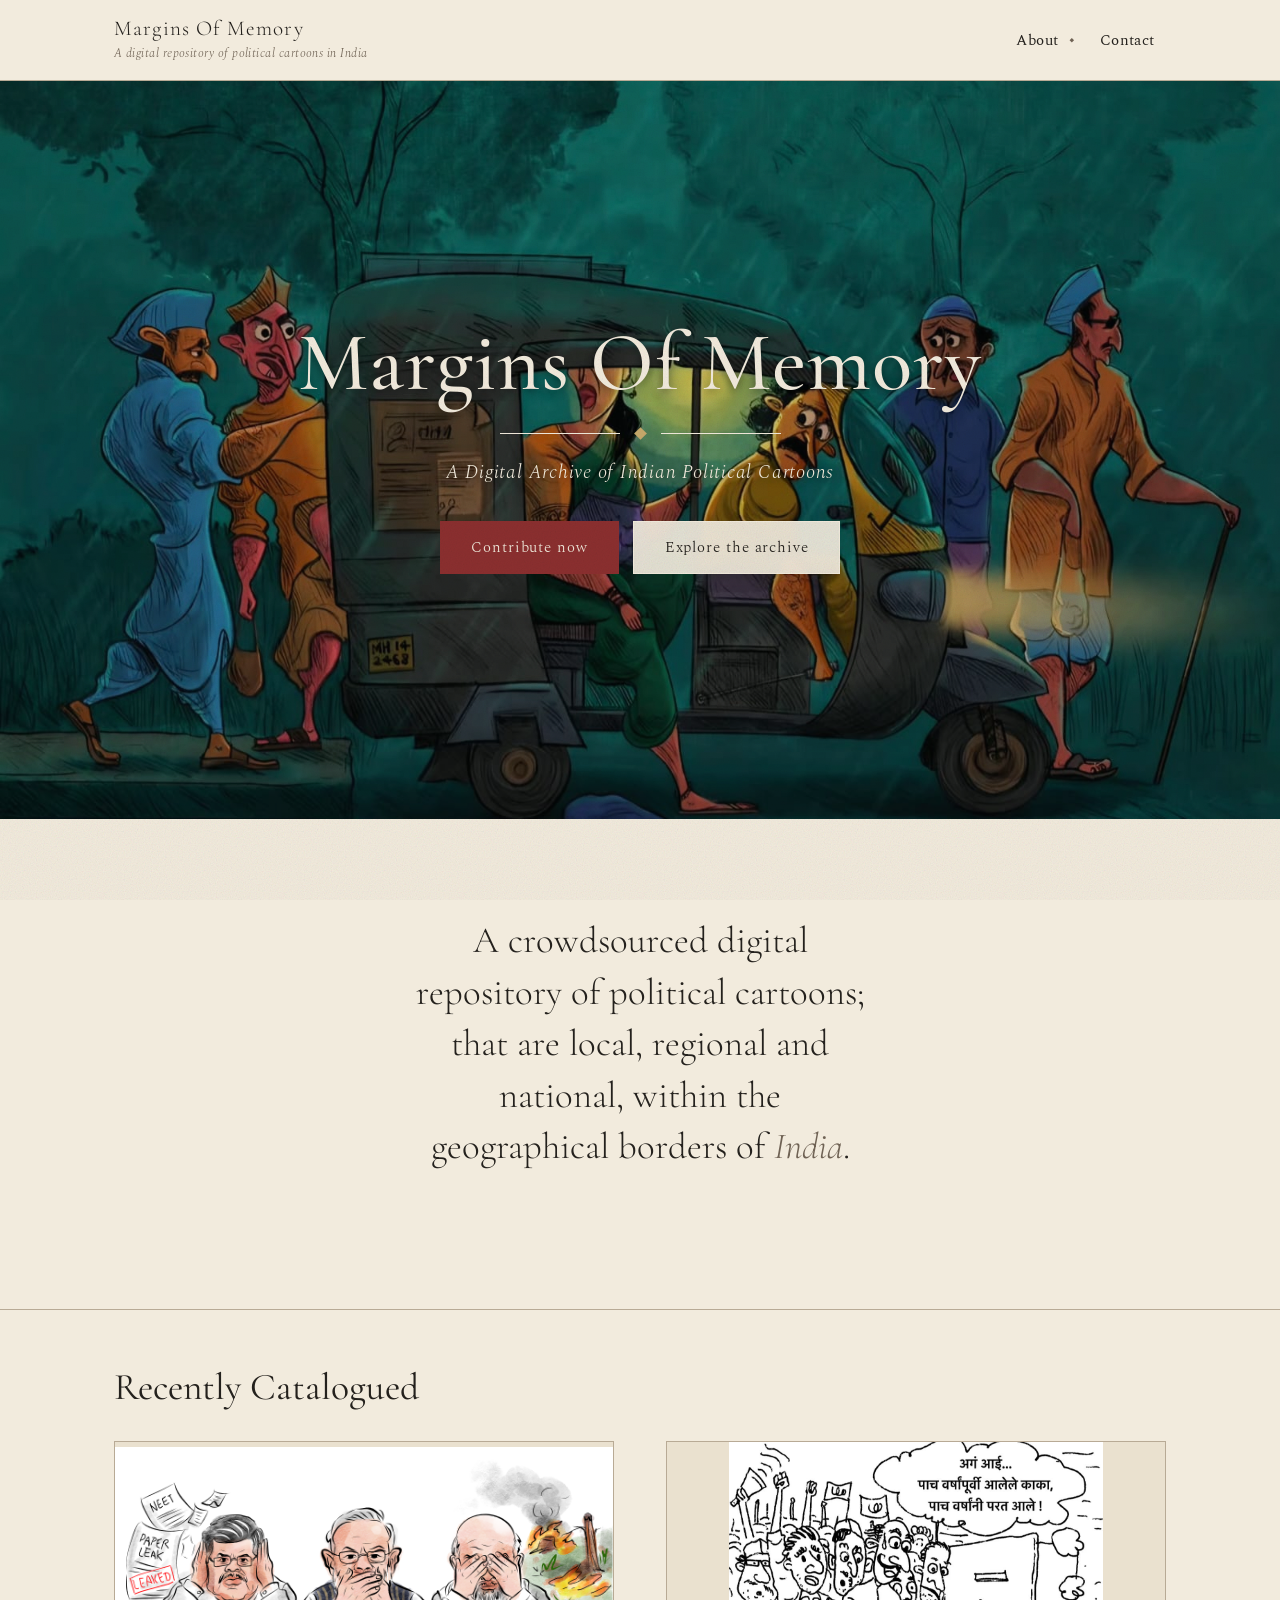
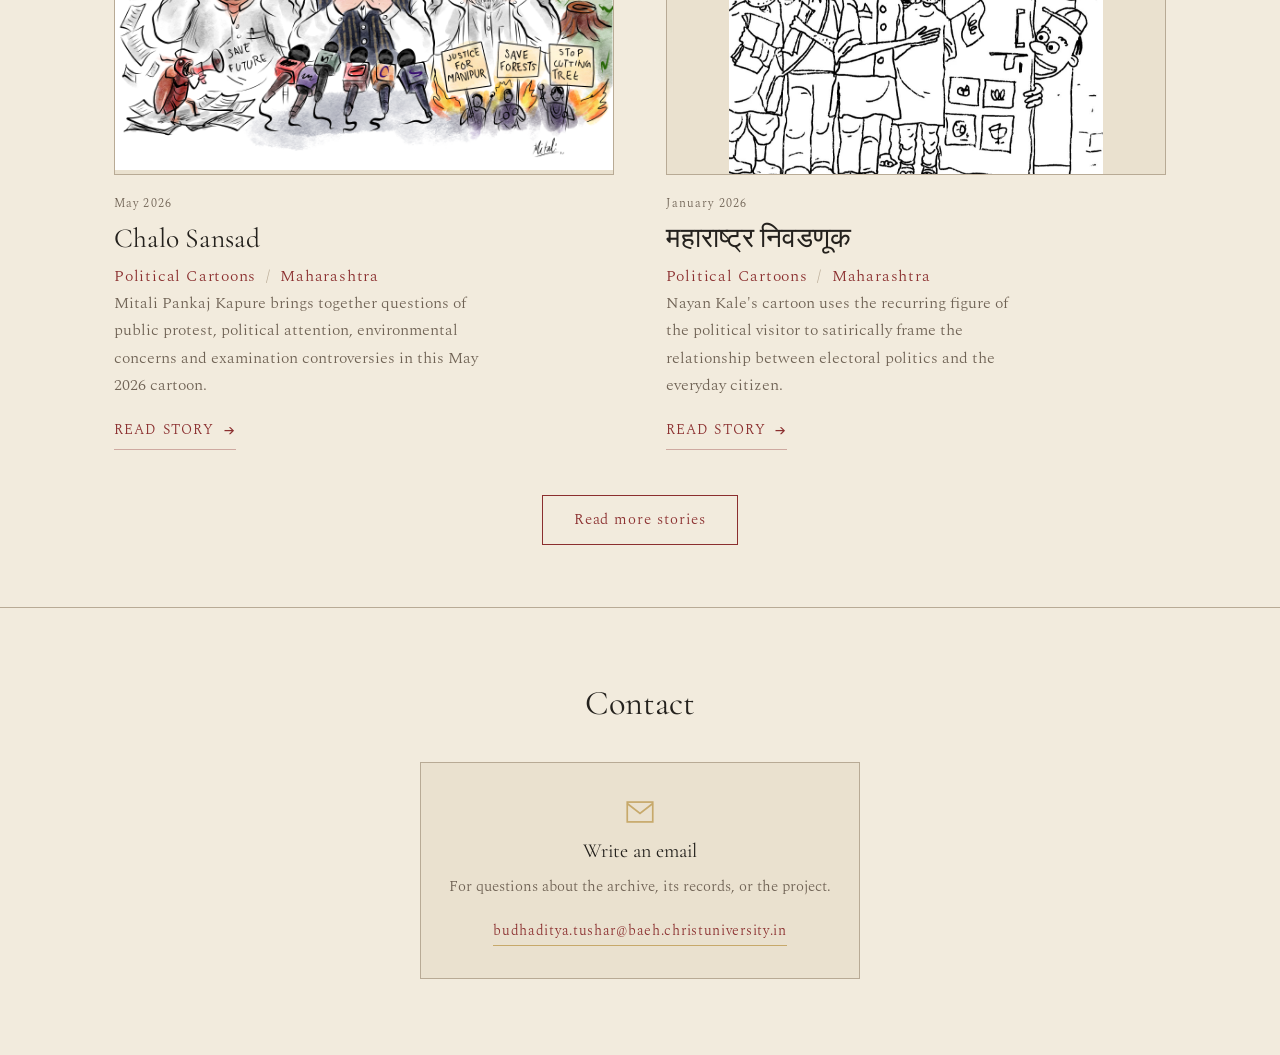
<file: index.html>
<!DOCTYPE html>
<html lang="en">
<head>
<meta charset="utf-8">
<meta name="viewport" content="width=device-width, initial-scale=1">

<title>Margins Of Memory</title>

<meta name="description" content="A crowdsourced digital repository of political cartoons; that are local, regional and national, within the Indian subcontinent.">

<link rel="preconnect" href="https://fonts.googleapis.com">
<link rel="preconnect" href="https://fonts.gstatic.com" crossorigin>

<link href="https://fonts.googleapis.com/css2?family=Cormorant+Garamond:ital,wght@0,300;0,400;0,500;0,600;1,300;1,400&family=Spectral:ital,wght@0,300;0,400;0,500;0,600;1,300;1,400&display=swap" rel="stylesheet">

<link rel="stylesheet" href="css/style.css">
</head>

<body>

 <div class="opening-sequence" id="openingSequence">

  <div class="opening-newspaper opening-left">
    <img
      src="images/intro/newspaper-left.jpg"
      alt=""
    >
  </div>

  <div class="opening-newspaper opening-right">
    <img
      src="images/intro/newspaper-right.jpg"
      alt=""
    >
  </div>

  <div class="opening-title" id="openingTitle">

    <h1>
      THE<br>
      MARGINS OF<br>
      MEMORY
    </h1>

    <div class="opening-rule">
      <span></span>
      <i></i>
      <span></span>
    </div>

  </div>

</div>

<!-- ============ masthead ============ -->

<header class="masthead">

  <div class="wrap masthead-inner">

    <a class="brand" href="#top">
      <span class="brand-words">
        <span class="name">Margins Of Memory</span>
        <span class="tagline">A digital repository of political cartoons in India</span>
      </span>
    </a>

    <nav class="primary" aria-label="Primary">

      <div class="nav-item">

        <button class="nav-link" data-menu="about" aria-expanded="false">
          About
          <span class="caret">◆</span>
        </button>

       <div class="dropdown" id="about">
  <a href="rationale.html">Rationale</a>
  <a href="reflection.html">Reflection</a>
</div>

      </div>

      <a class="nav-link" href="#contact">Contact</a>

    </nav>

    

    <button class="icon-btn burger" id="openMenu" aria-label="Open menu">
      <svg width="22" height="22" viewBox="0 0 24 24" fill="none" stroke="currentColor" stroke-width="1.5">
        <path d="M3 7h18M3 12h18M3 17h18"/>
      </svg>
    </button>

  </div>

</header>


<main id="top">

  <!-- ============ hero ============ -->
<!-- ============ hero ============ -->

<section class="hero">

  <div class="hero-background">

    <img
      src="images/cartoons/hero.jpg"
      alt="Political cartoon from the archive"
    >

  </div>

  <div class="hero-overlay"></div>

  <div class="hero-content">

    <h1>Margins Of Memory</h1>

    <div class="rule-pair">
      <span></span>
      <i class="diamond"></i>
      <span></span>
    </div>

    <p class="hero-subtitle">
      A Digital Archive of Indian Political Cartoons
    </p>

    <div class="hero-actions">

      <a class="btn solid"
         href="https://docs.google.com/forms/d/1xqE1a6OZ_8nIhPwd5wtG-37-YoPTuJSgfl88GB0o6fM/viewform?edit_requested=true"
         target="_blank"
         rel="noopener noreferrer">
        Contribute now
      </a>

      <a class="btn" href="#stories">
        Explore the archive
      </a>

    </div>

  </div>

</section>


  <!-- ============ statement ============ -->

  <section class="statement wrap">

    <p>
      A crowdsourced digital repository of political cartoons; that are local, regional and national, within the geographical borders of <em>India</em>.
    </p>

  </section>


  <!-- ============ stories ============ -->
<!-- ============ recently catalogued ============ -->

<!-- ============ recently catalogued ============ -->

<section class="band" id="stories">

  <div class="wrap">

    <div class="section-head">
      <h2>Recently Catalogued</h2>
    </div>


    <div class="stories">

      <!-- MM—001 : Chalo Sansad -->

      <article class="story">

        <a
          class="image-link"
          href="record.html?id=MM-001"
          aria-label="Read the archive record for Chalo Sansad"
        >

          <div class="cartoon-plate">

            <img
              src="images/cartoons/chalo-sansad.png"
              alt="Chalo Sansad by Mitali Pankaj Kapure"
            >

          </div>

        </a>


        <a
          class="date"
          href="record.html?id=MM-001"
        >
          May 2026
        </a>


        <h3>

          <a href="record.html?id=MM-001">
            Chalo Sansad
          </a>

        </h3>


        <p class="cats">

          <a href="record.html?id=MM-001">
            Political Cartoons
          </a>

          <span class="sep">/</span>

          <a href="record.html?id=MM-001">
            Maharashtra
          </a>

        </p>


        <p>
          Mitali Pankaj Kapure brings together questions of public
          protest, political attention, environmental concerns and
          examination controversies in this May 2026 cartoon.
        </p>


        <a
          class="story-read"
          href="record.html?id=MM-001"
        >
          Read story
          <span>→</span>
        </a>

      </article>


      <!-- MM—002 : Maharashtra Election -->

      <article class="story">

        <a
          class="image-link"
          href="record.html?id=MM-002"
          aria-label="Read the archive record for Maharashtra Election"
        >

          <div class="cartoon-plate">

            <img
              src="images/cartoons/maharashtra-election-nayan-kale.jpeg"
              alt="महाराष्ट्र निवडणूक (Maharashtra Election) by Nayan Kale"
            >

          </div>

        </a>


        <a
          class="date"
          href="record.html?id=MM-002"
        >
          January 2026
        </a>


        <h3>

          <a href="record.html?id=MM-002">
            महाराष्ट्र निवडणूक
          </a>

        </h3>


        <p class="cats">

          <a href="record.html?id=MM-002">
            Political Cartoons
          </a>

          <span class="sep">/</span>

          <a href="record.html?id=MM-002">
            Maharashtra
          </a>

        </p>


        <p>
          Nayan Kale's cartoon uses the recurring figure of the
          political visitor to satirically frame the relationship
          between electoral politics and the everyday citizen.
        </p>


        <a
          class="story-read"
          href="record.html?id=MM-002"
        >
          Read story
          <span>→</span>
        </a>

      </article>


    </div>


    <div class="more-row">

      <a
        class="btn"
        href="archive.html"
      >
        Read more stories
      </a>

    </div>

  </div>

</section>

<!-- ============ search overlay ============ -->

<div class="overlay" id="searchOverlay" role="dialog" aria-modal="true" aria-label="Search">

  <div class="overlay-top">

    <button class="close-btn" data-close="searchOverlay">
      Close

      <svg width="16" height="16" viewBox="0 0 24 24" fill="none" stroke="currentColor" stroke-width="1.6">
        <path d="M5 5l14 14M19 5L5 19"/>
      </svg>

    </button>

  </div>

  <div class="search-body">

    <label for="searchInput">Search the archive</label>

    <div class="search-field">

      <input
        id="searchInput"
        type="search"
        placeholder="A place, an object, a year…"
        autocomplete="off"
      >

      <button class="icon-btn" aria-label="Run search">

        <svg width="24" height="24" viewBox="0 0 24 24" fill="none" stroke="currentColor" stroke-width="1.4">
          <circle cx="11" cy="11" r="7"/>
          <path d="m20 20-4.2-4.2"/>
        </svg>

      </button>

    </div>

    <p class="search-hint">
      Try
      <a href="#stories">Sardarshahar</a>,
      <a href="#stories">trousseau</a>,
      or
      <a href="#categories">textiles</a>.
    </p>

  </div>

</div>


<!-- ============ menu overlay ============ -->

<div class="overlay" id="menuOverlay" role="dialog" aria-modal="true" aria-label="Menu">

  <div class="overlay-top">

    <button class="close-btn" data-close="menuOverlay">
      Close

      <svg width="16" height="16" viewBox="0 0 24 24" fill="none" stroke="currentColor" stroke-width="1.6">
        <path d="M5 5l14 14M19 5L5 19"/>
      </svg>

    </button>

  </div>

  <div class="menu-body">

    <h2>About</h2>

    <ul class="menu-list">
      <li><a href="rationale.html">Rationale</a></li>
<li><a href="reflection.html">Reflection</a></li>
    </ul>

    <h2>More</h2>

    <ul class="menu-list">
      <li><a href="#rationale">Rationale</a></li>
      <li><a href="#reflection">Reflection</a></li>
      <li><a href="#contribute">Contact</a></li>
    </ul>

  </div>

</div>
<!-- ============ contact ============ -->

<section class="band contact" id="contact">

  <div class="wrap">

    <h2>Contact</h2>

    <div class="contact-grid">

      <div class="contact-card">

        <svg viewBox="0 0 24 24" fill="none" stroke="currentColor" stroke-width="1.2">
          <rect x="3" y="5" width="18" height="14"/>
          <path d="m3 6 9 7 9-7"/>
        </svg>

        <h3>Write an email</h3>

        <p>
          For questions about the archive, its records, or the project.
        </p>

        <a href="mailto:budhaditya.tushar@baeh.christuniversity.in">
          budhaditya.tushar@baeh.christuniversity.in
        </a>

      </div>

    </div>

  </div>

</section>

<button class="to-top" id="toTop" aria-label="Back to top">

  <svg width="18" height="18" viewBox="0 0 24 24" fill="none" stroke="currentColor" stroke-width="1.5">
    <path d="M12 19V6M6 12l6-6 6 6"/>
  </svg>

</button>


<script src="js/script.js"></script>

</body>
</html>
</file>
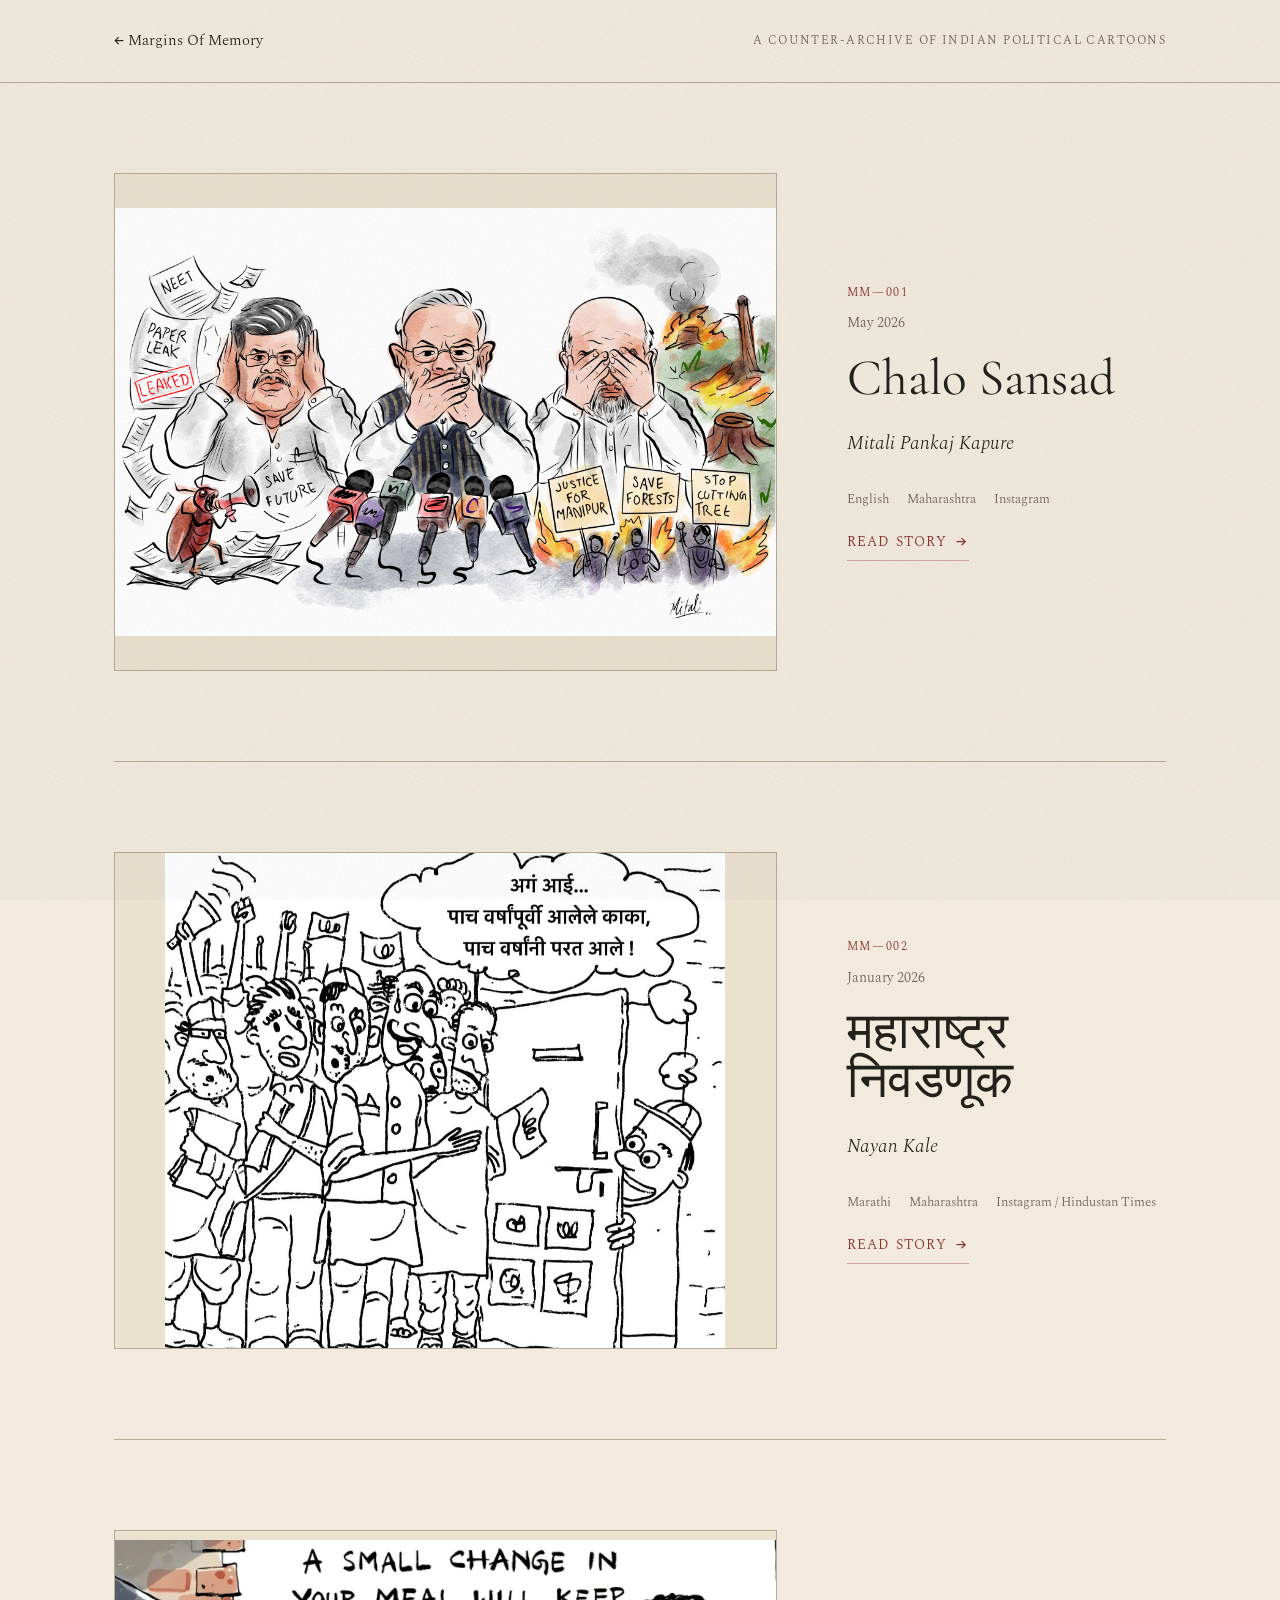
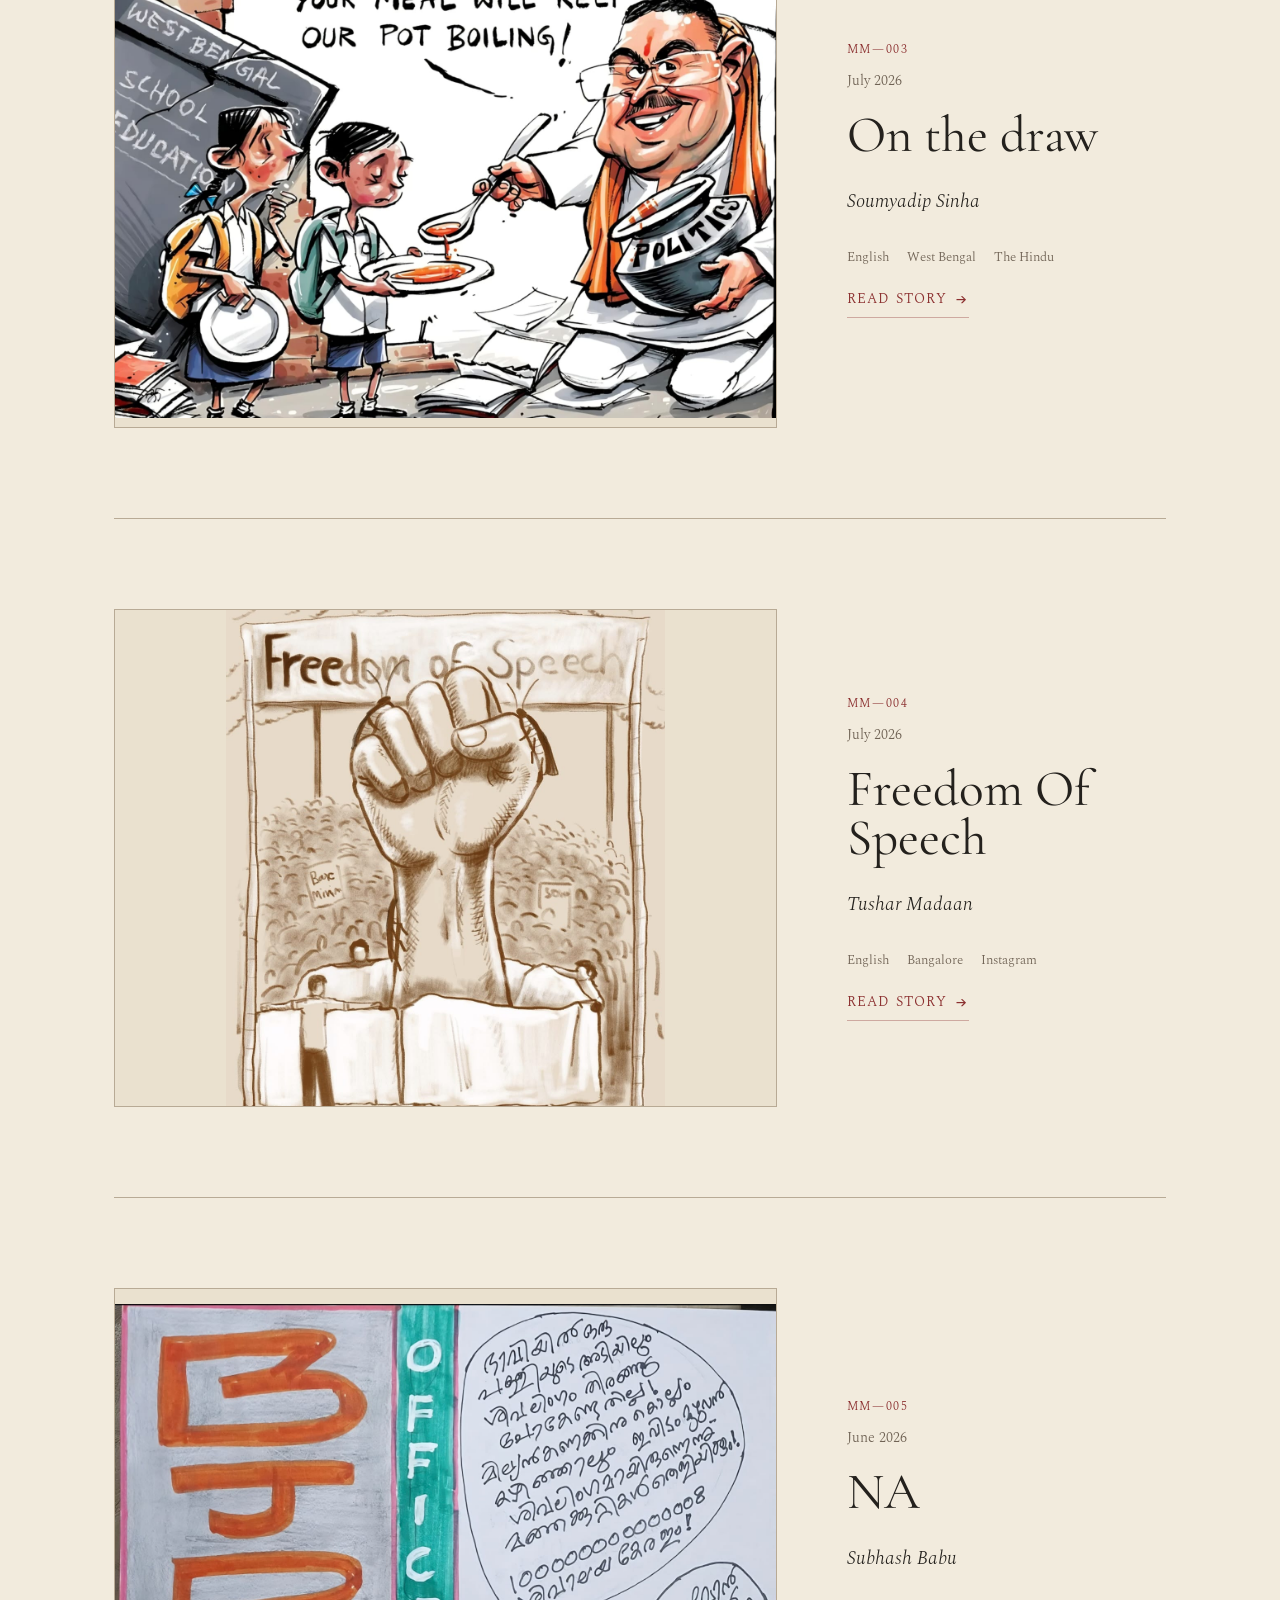
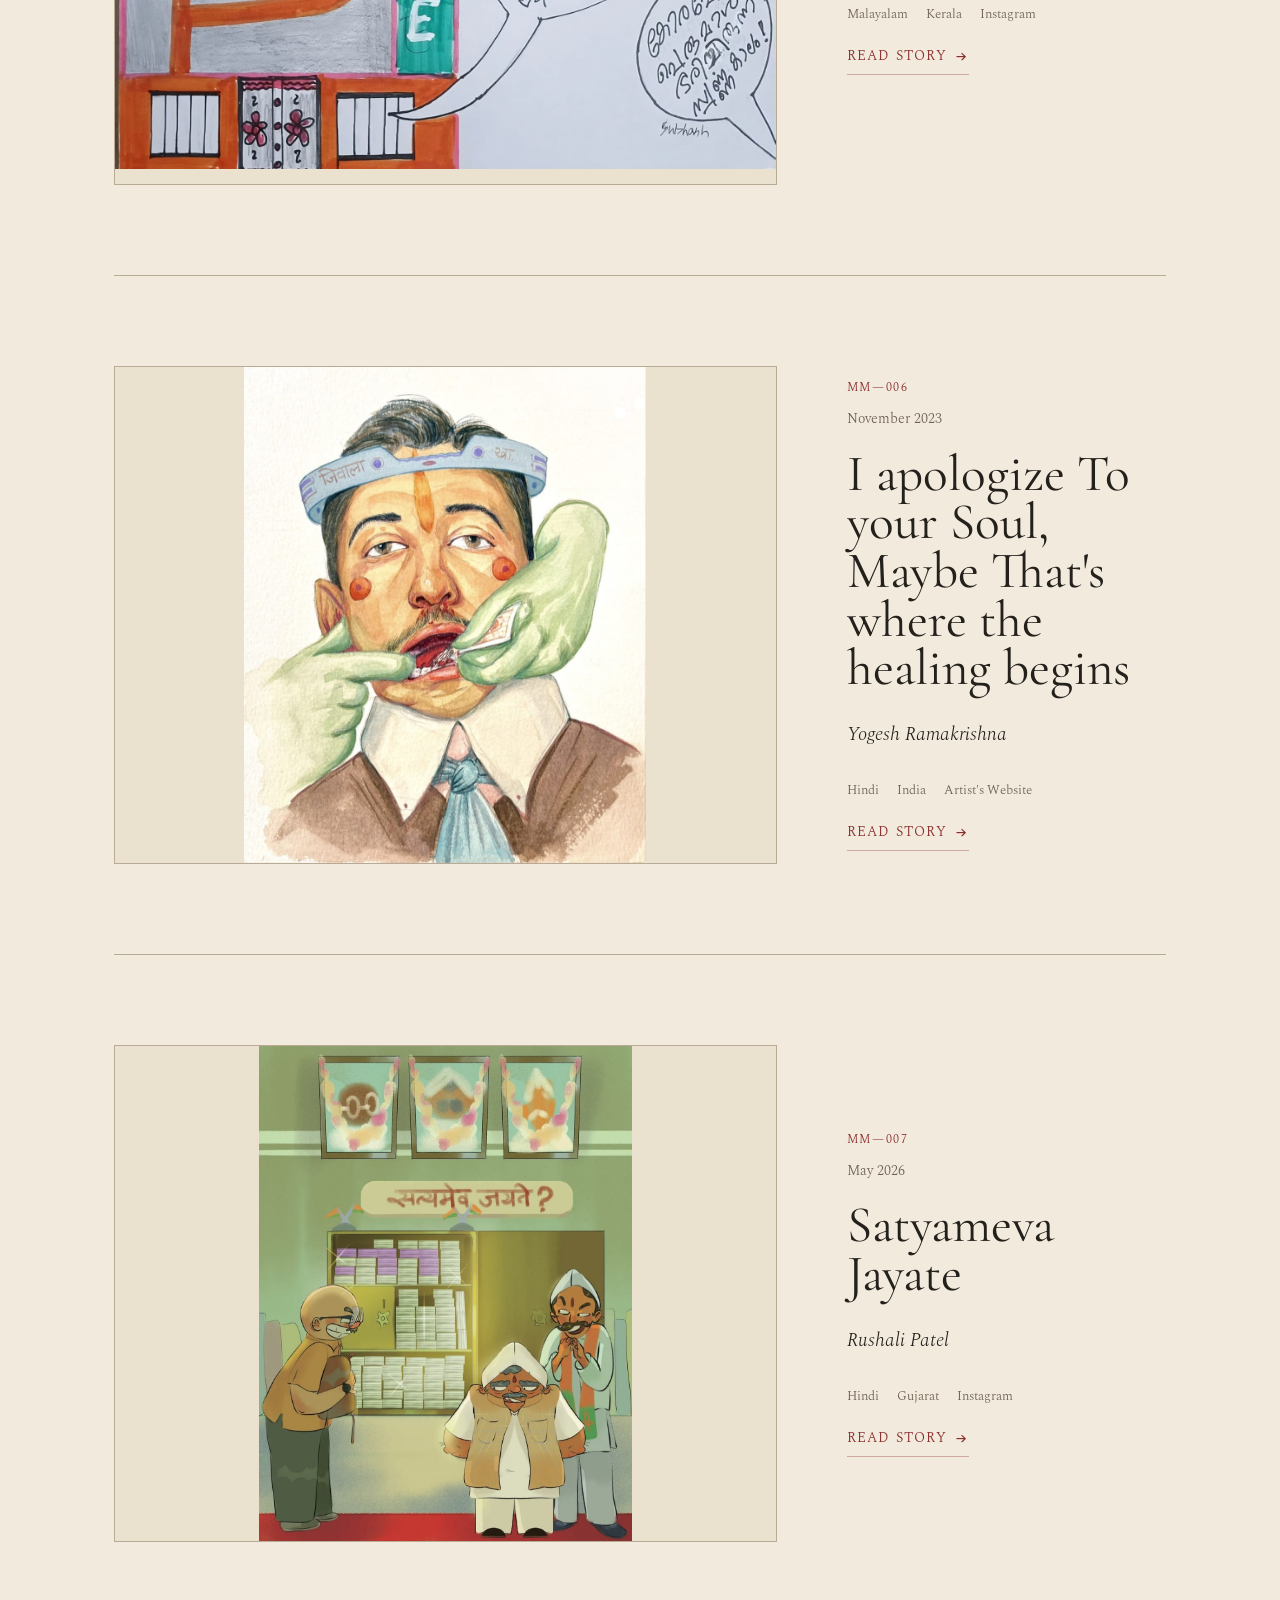
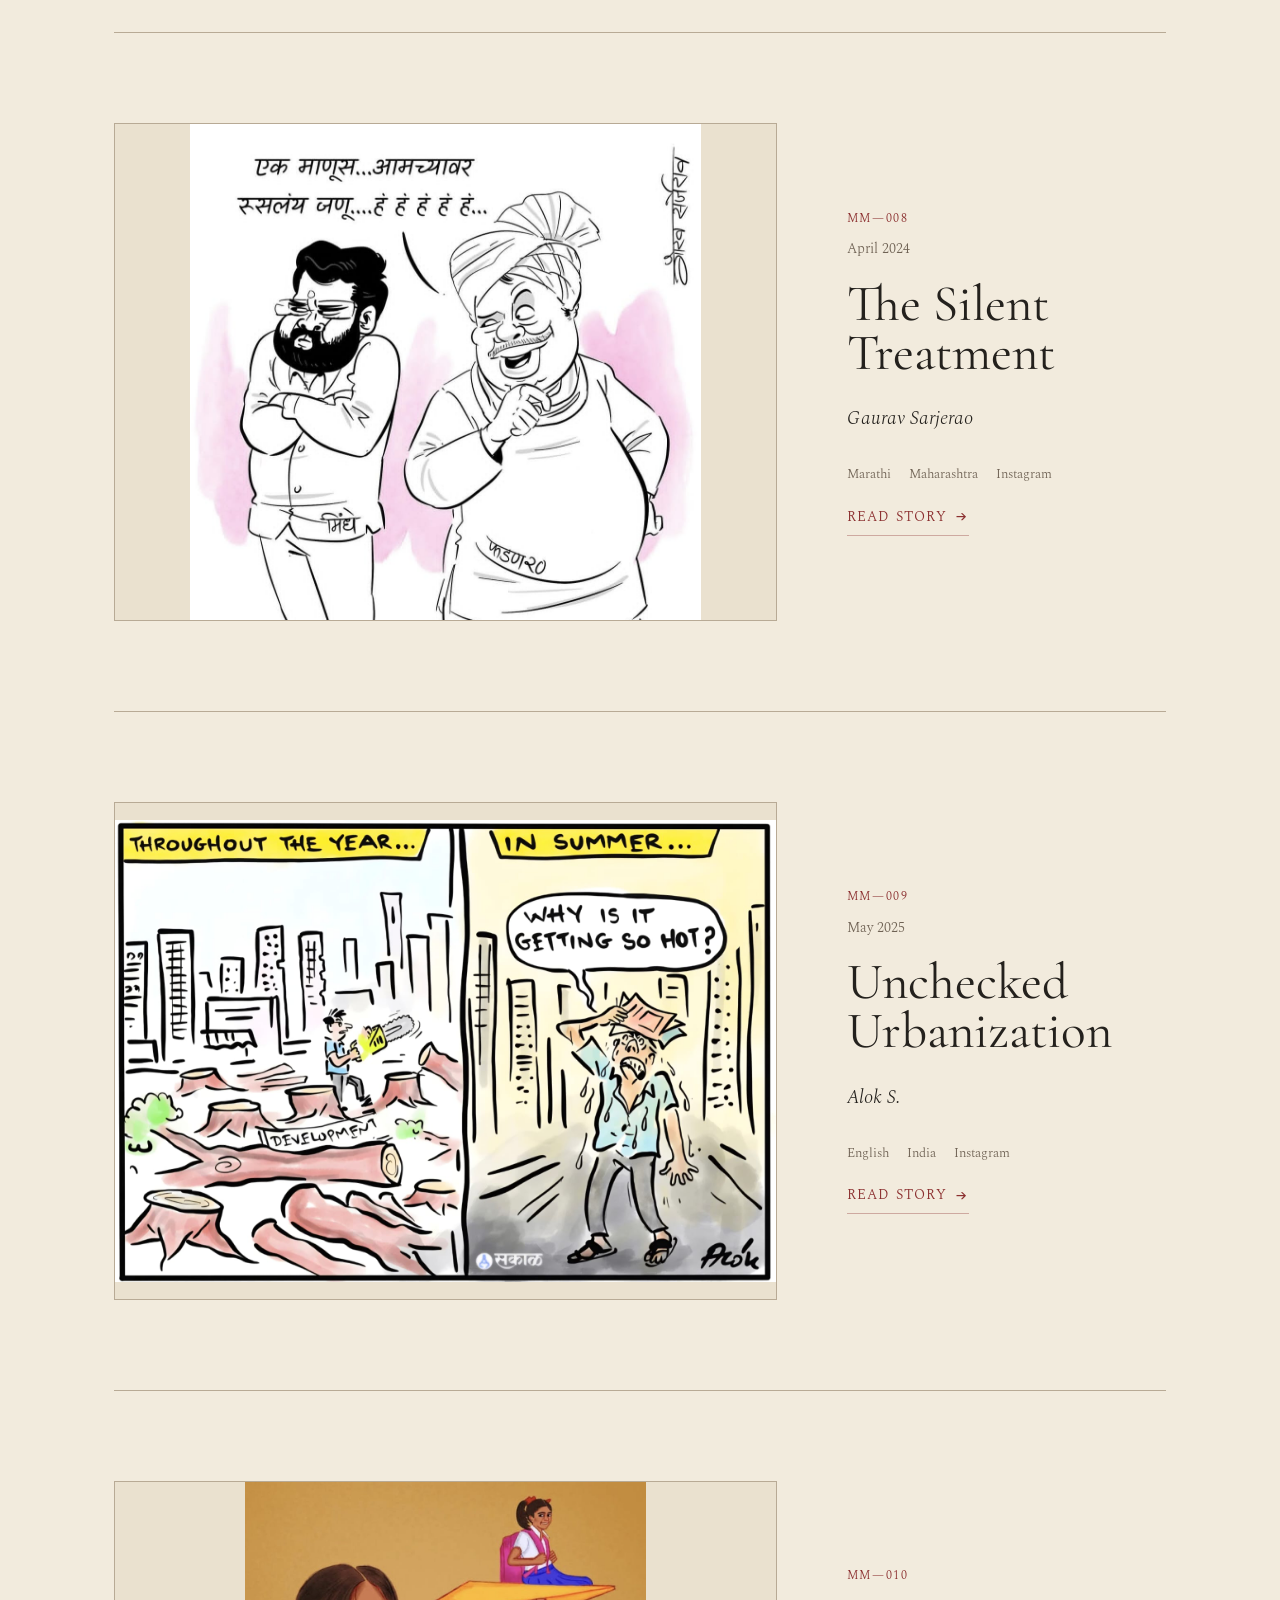
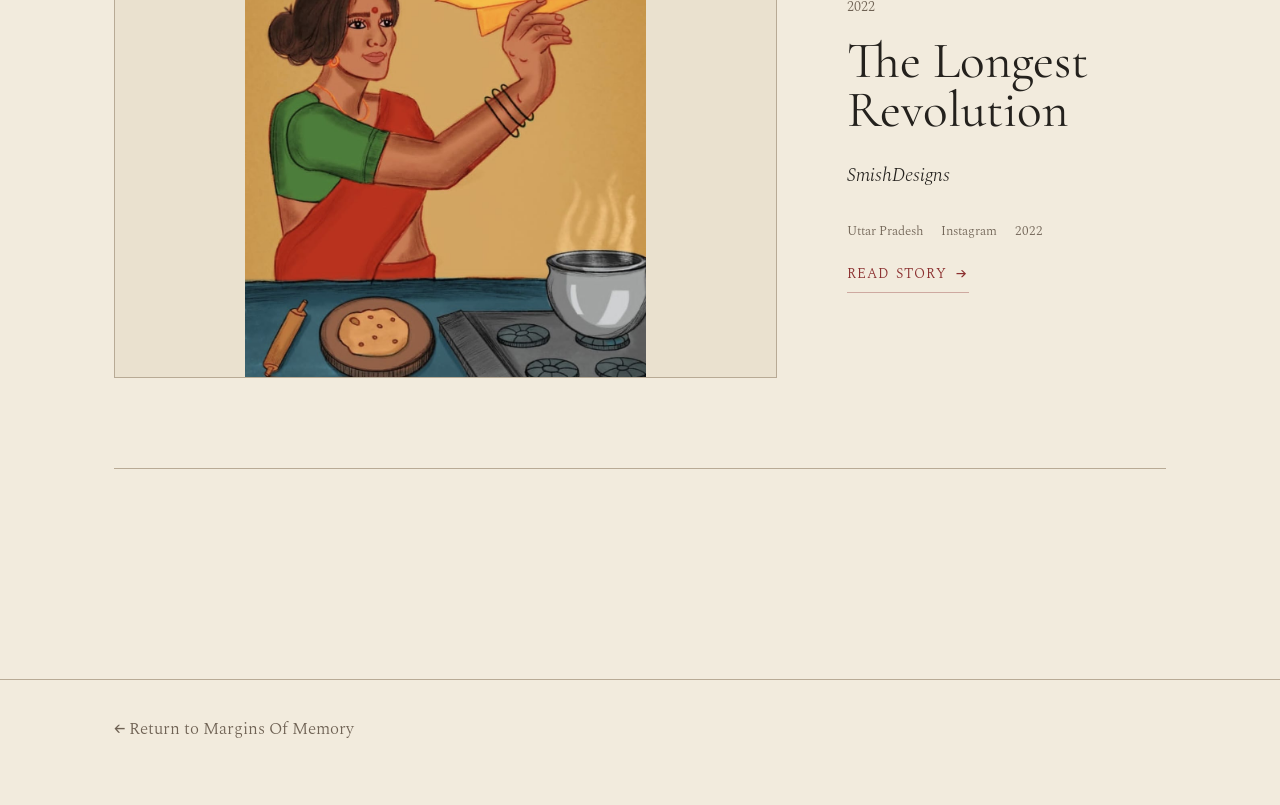
<file: archive.html>
<!DOCTYPE html>
<html lang="en">

<head>

<meta charset="UTF-8">
<meta name="viewport" content="width=device-width, initial-scale=1.0">

<title>Archive — Margins Of Memory</title>

<meta
  name="description"
  content="The archive of Margins Of Memory, a digital archive of Indian political cartoons."
>

<link rel="preconnect" href="https://fonts.googleapis.com">
<link rel="preconnect" href="https://fonts.gstatic.com" crossorigin>

<link
  href="https://fonts.googleapis.com/css2?family=Cormorant+Garamond:ital,wght@0,300;0,400;0,500;0,600;1,300;1,400&family=Spectral:ital,wght@0,300;0,400;0,500;0,600;1,300;1,400&display=swap"
  rel="stylesheet"
>

<link rel="stylesheet" href="css/style.css">

</head>


<body class="archive-page">


<header class="archive-header">

  <div class="wrap archive-header-inner">

    <a href="index.html" class="archive-back">
      ← Margins Of Memory
    </a>

    <span class="archive-label">
      A Counter-Archive of Indian Political Cartoons
    </span>

  </div>

</header>


<main>


  <section class="archive-records">

    <div class="wrap">


      <!-- MM-001 -->

      <article class="archive-card">

        <a
          href="record.html?id=MM-001"
          class="archive-card-image"
        >

          <img
            src="images/cartoons/chalo-sansad.png"
            alt="Chalo Sansad by Mitali Pankaj Kapure"
          >

        </a>


        <div class="archive-card-info">

          <p class="record-number">
            MM—001
          </p>

          <p class="record-date">
            May 2026
          </p>

          <h2>
            <a href="record.html?id=MM-001">
              Chalo Sansad
            </a>
          </h2>

          <p class="record-artist">
            Mitali Pankaj Kapure
          </p>

          <div class="record-meta">

            <span>English</span>
            <span>Maharashtra</span>
            <span>Instagram</span>

          </div>

          <a
            href="record.html?id=MM-001"
            class="story-read"
          >
            Read story
            <span>→</span>
          </a>

        </div>

      </article>


      <!-- MM—002 -->
<article class="archive-card">

  <a
    href="record.html?id=MM-002"
    class="archive-card-image"
  >
    <img
      src="images/cartoons/maharashtra-election-nayan-kale.jpeg"
      alt="महाराष्ट्र निवडणूक (Maharashtra Election) by Nayan Kale"
    >
  </a>

  <div class="archive-card-info">

    <p class="record-number">
      MM—002
    </p>

    <p class="record-date">
      January 2026
    </p>

    <h2>
      <a href="record.html?id=MM-002">
        महाराष्ट्र निवडणूक
      </a>
    </h2>

    <p class="record-artist">
      Nayan Kale
    </p>

    <div class="record-meta">
      <span>Marathi</span>
      <span>Maharashtra</span>
      <span>Instagram / Hindustan Times</span>
    </div>

    <a
      href="record.html?id=MM-002"
      class="story-read"
    >
      Read story <span>→</span>
    </a>

  </div>

</article>

<!-- MM—003 : On the draw -->

<article class="archive-card">

  <a
    href="record.html?id=MM-003"
    class="archive-card-image"
  >

    <img
      src="images/cartoons/on-the-draw.jpeg"
      alt="On the draw by Soumyadip Sinha"
    >

  </a>

  <div class="archive-card-info">

    <p class="record-number">
      MM—003
    </p>

    <p class="record-date">
      July 2026
    </p>

    <h2>
      <a href="record.html?id=MM-003">
        On the draw
      </a>
    </h2>

    <p class="record-artist">
      Soumyadip Sinha
    </p>

    <div class="record-meta">
      <span>English</span>
      <span>West Bengal</span>
      <span>The Hindu</span>
    </div>

    <a
      href="record.html?id=MM-003"
      class="story-read"
    >
      Read story <span>→</span>
    </a>

  </div>

</article>

<article class="archive-card">
  <a href="record.html?id=MM-004" class="archive-card-image">
    <img src="images/cartoons/freedom-of-speech.jpeg" alt="Freedom Of Speech by Tushar Madaan">
  </a>

  <div class="archive-card-info">
    <p class="record-number">MM—004</p>
    <p class="record-date">July 2026</p>

    <h2>
      <a href="record.html?id=MM-004">Freedom Of Speech</a>
    </h2>

    <p class="record-artist">Tushar Madaan</p>

    <div class="record-meta">
      <span>English</span>
      <span>Bangalore</span>
      <span>Instagram</span>
    </div>

    <a href="record.html?id=MM-004" class="story-read">
      Read story <span>→</span>
    </a>
  </div>
</article>

<article class="archive-card">
  <a href="record.html?id=MM-005" class="archive-card-image">
    <img src="images/cartoons/bjp.jpeg" alt="NA by Subhash Babu">
  </a>

  <div class="archive-card-info">
    <p class="record-number">MM—005</p>
    <p class="record-date">June 2026</p>

    <h2>
      <a href="record.html?id=MM-005">NA</a>
    </h2>

    <p class="record-artist">Subhash Babu</p>

    <div class="record-meta">
      <span>Malayalam</span>
      <span>Kerala</span>
      <span>Instagram</span>
    </div>

    <a href="record.html?id=MM-005" class="story-read">
      Read story <span>→</span>
    </a>
  </div>
</article>

<article class="archive-card">
  <a href="record.html?id=MM-006" class="archive-card-image">
    <img src="images/cartoons/soul.jpeg"
         alt="I apologize To your Soul, Maybe That's where the healing begins by Yogesh Ramakrishna">
  </a>

  <div class="archive-card-info">
    <p class="record-number">MM—006</p>
    <p class="record-date">November 2023</p>

    <h2>
      <a href="record.html?id=MM-006">
        I apologize To your Soul, Maybe That's where the healing begins
      </a>
    </h2>

    <p class="record-artist">Yogesh Ramakrishna</p>

    <div class="record-meta">
      <span>Hindi</span>
      <span>India</span>
      <span>Artist's Website</span>
    </div>

    <a href="record.html?id=MM-006" class="story-read">
      Read story <span>→</span>
    </a>
  </div>
</article>

<article class="archive-card">
  <a href="record.html?id=MM-007" class="archive-card-image">
    <img src="images/cartoons/satya.jpeg"
         alt="Satyameva Jayate by Rushali Patel">
  </a>

  <div class="archive-card-info">
    <p class="record-number">MM—007</p>
    <p class="record-date">May 2026</p>

    <h2>
      <a href="record.html?id=MM-007">Satyameva Jayate</a>
    </h2>

    <p class="record-artist">Rushali Patel</p>

    <div class="record-meta">
      <span>Hindi</span>
      <span>Gujarat</span>
      <span>Instagram</span>
    </div>

    <a href="record.html?id=MM-007" class="story-read">
      Read story <span>→</span>
    </a>
  </div>
</article>

<article class="archive-card">
  <a href="record.html?id=MM-008" class="archive-card-image">
    <img src="images/cartoons/TheSilent.jpeg"
         alt="The Silent Treatment by Gaurav Sarjerao">
  </a>

  <div class="archive-card-info">
    <p class="record-number">MM—008</p>
    <p class="record-date">April 2024</p>

    <h2>
      <a href="record.html?id=MM-008">The Silent Treatment</a>
    </h2>

    <p class="record-artist">Gaurav Sarjerao</p>

    <div class="record-meta">
      <span>Marathi</span>
      <span>Maharashtra</span>
      <span>Instagram</span>
    </div>

    <a href="record.html?id=MM-008" class="story-read">
      Read story <span>→</span>
    </a>
  </div>
</article>
<article class="archive-card">
  <a href="record.html?id=MM-009" class="archive-card-image">
    <img src="images/cartoons/urban.jpeg"
         alt="Unchecked Urbanization by Alok S.">
  </a>

  <div class="archive-card-info">
    <p class="record-number">MM—009</p>
    <p class="record-date">May 2025</p>

    <h2>
      <a href="record.html?id=MM-009">Unchecked Urbanization</a>
    </h2>

    <p class="record-artist">Alok S.</p>

    <div class="record-meta">
      <span>English</span>
      <span>India</span>
      <span>Instagram</span>
    </div>

    <a href="record.html?id=MM-009" class="story-read">
      Read story <span>→</span>
    </a>
  </div>
</article>
<article class="archive-card">
  <a href="record.html?id=MM-010" class="archive-card-image">
    <img src="images/cartoons/woman.jpeg"
         alt="The Longest Revolution by SmishDesigns">
  </a>

  <div class="archive-card-info">
    <p class="record-number">MM—010</p>
    <p class="record-date">2022</p>

    <h2>
      <a href="record.html?id=MM-010">The Longest Revolution</a>
    </h2>

    <p class="record-artist">SmishDesigns</p>

    <div class="record-meta">
      <span>Uttar Pradesh</span>
      <span>Instagram</span>
      <span>2022</span>
    </div>

    <a href="record.html?id=MM-010" class="story-read">
      Read story <span>→</span>
    </a>
  </div>
</article>

    </div>

  </section>


</main>


<footer class="archive-footer">

  <div class="wrap">

    <a href="index.html">
      ← Return to Margins Of Memory
    </a>

  </div>

</footer>


</body>
</html>
</file>
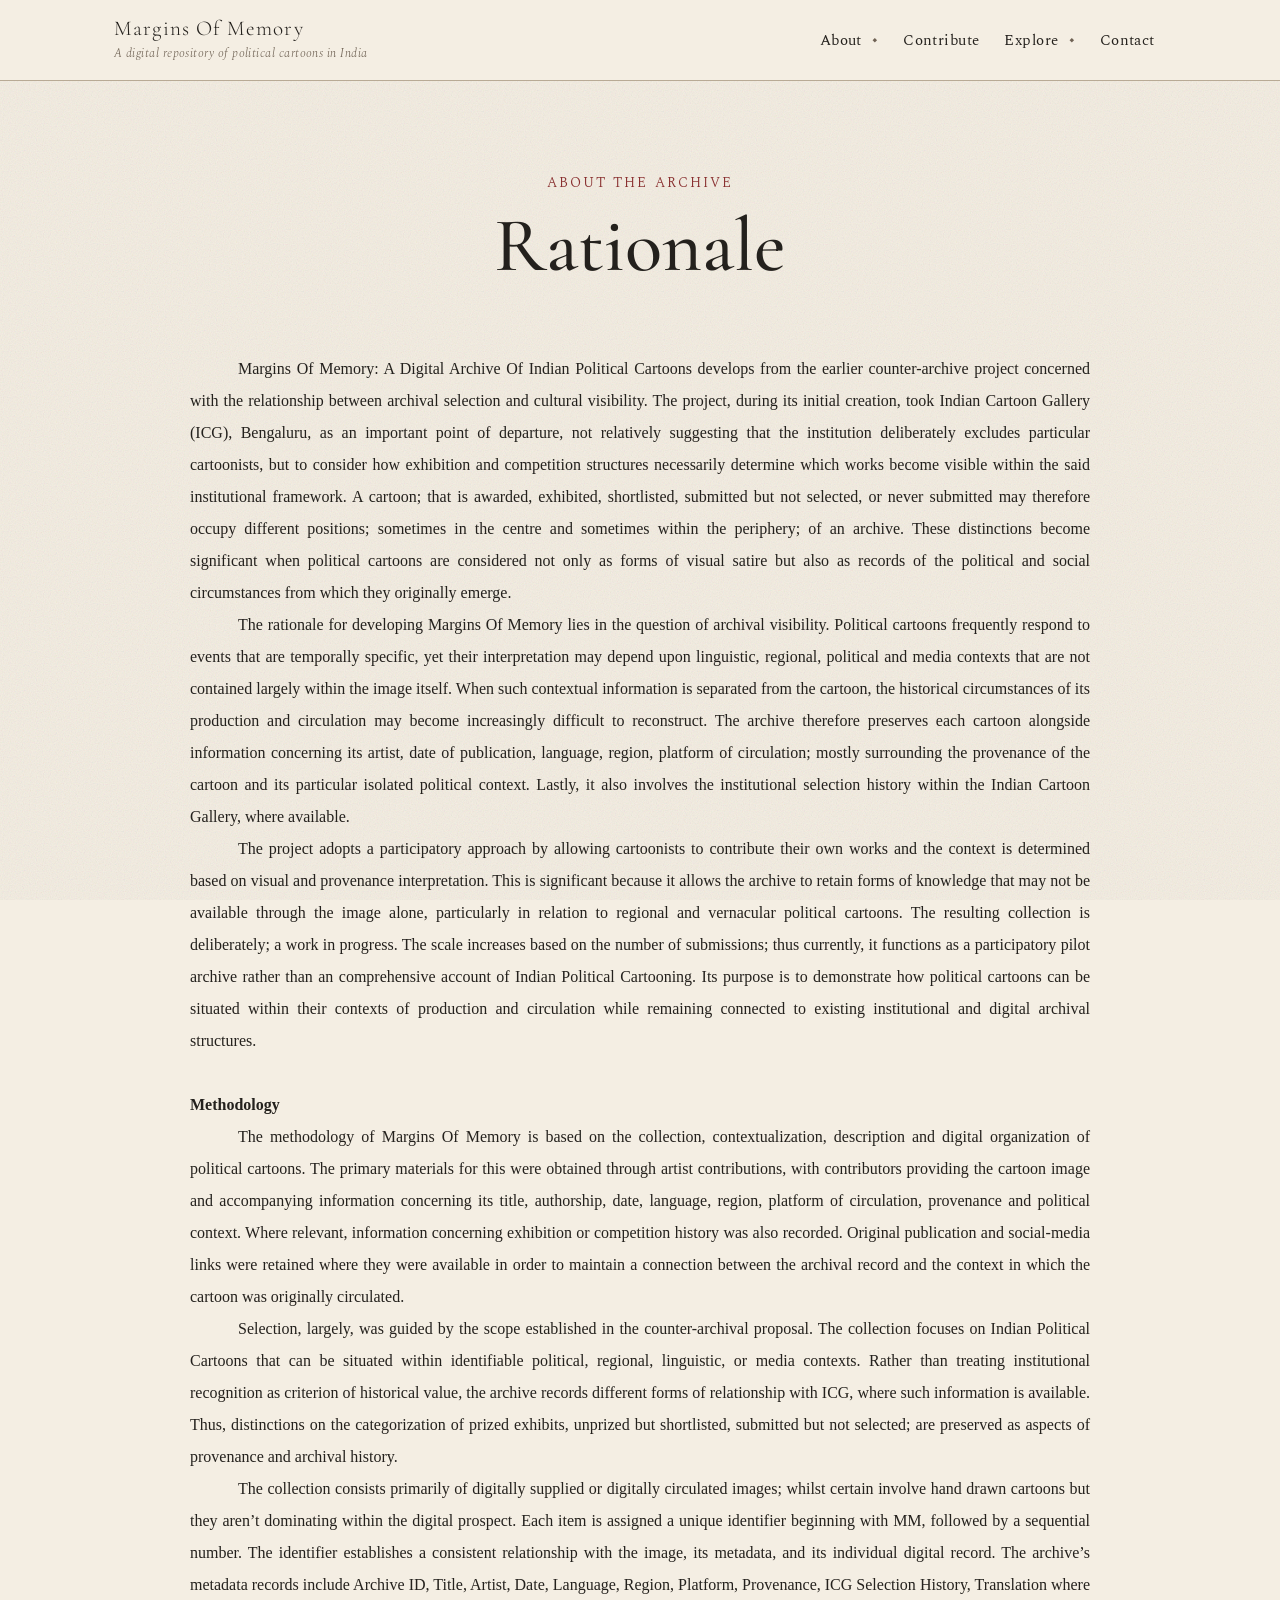
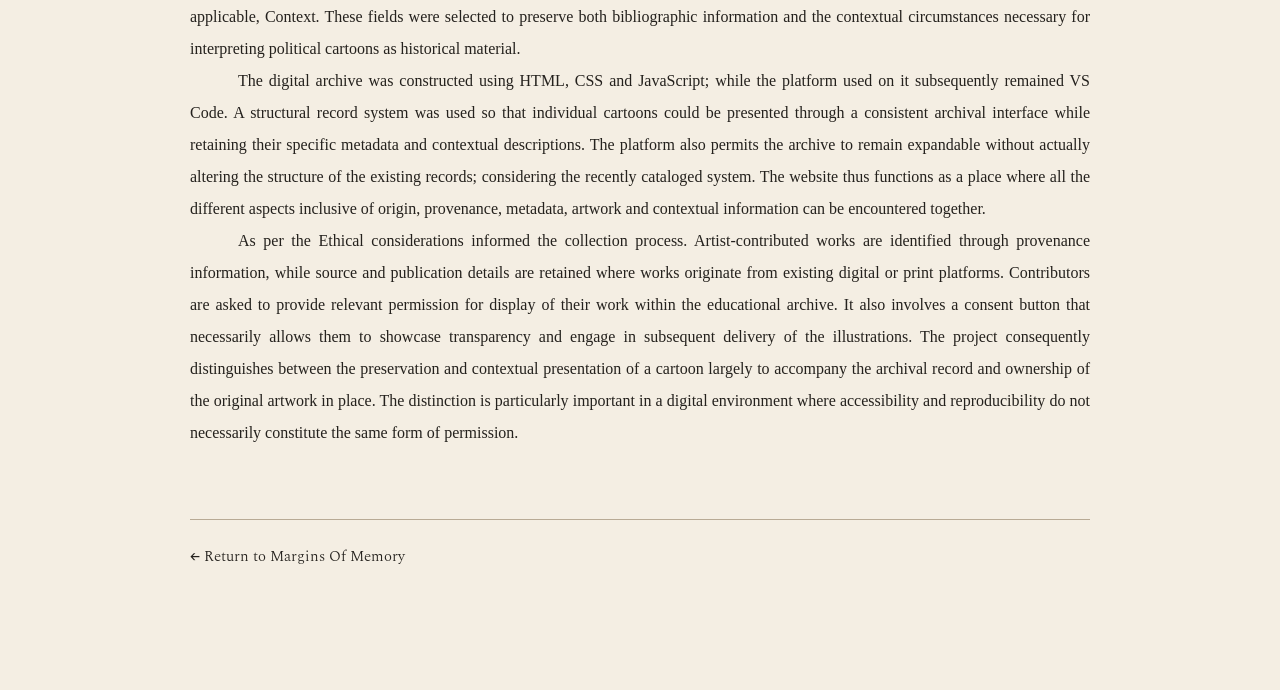
<file: rationale.html>
<!DOCTYPE html>
<html lang="en">
<head>
<meta charset="utf-8">
<meta name="viewport" content="width=device-width, initial-scale=1">

<title>Rationale — Margins Of Memory</title>

<link rel="preconnect" href="https://fonts.googleapis.com">
<link rel="preconnect" href="https://fonts.gstatic.com" crossorigin>

<link href="https://fonts.googleapis.com/css2?family=Cormorant+Garamond:ital,wght@0,300;0,400;0,500;0,600;1,300;1,400&family=Spectral:ital,wght@0,300;0,400;0,500;0,600;1,300;1,400&display=swap" rel="stylesheet">

<link rel="stylesheet" href="css/style.css">

<style>

.rationale-page {
  background: #f4eee3;
  color: #24211D;
}

.rationale-page .masthead {
  background: #f4eee3;
}

.rationale-wrap {
  width: min(900px, 88%);
  margin: 0 auto;
  padding: 90px 0 120px;
}

.rationale-heading {
  text-align: center;
  margin-bottom: 70px;
}

.rationale-heading .eyebrow {
  font-family: "Spectral", serif;
  font-size: 0.9rem;
  letter-spacing: .14em;
  text-transform: uppercase;
  color: #8B2F2F;
  margin: 0 0 14px;
}

.rationale-heading h1 {
  font-family: "Cormorant Garamond", serif;
  font-size: clamp(3rem, 6vw, 5rem);
  font-weight: 500;
  line-height: .95;
  margin: 0;
}

.rationale-heading .rule-pair {
  width: 260px;
  margin: 26px auto 0;
}

.rationale-heading .rule-pair span {
  background: #8B2F2F;
}

.rationale-heading .diamond {
  border-color: #C7A96B;
}


/* ================================
   ACADEMIC TEXT FORMATTING
   ================================ */

.rationale-content {
  font-family: "Times New Roman", Times, serif;
  font-size: 12pt;
  line-height: 2;
}

.rationale-content p {
  margin: 0;
  padding: 0;
  text-indent: 0.5in;
}

.rationale-content .section-title {
  font-family: "Times New Roman", Times, serif;
  font-size: 12pt;
  line-height: 2;
  font-weight: bold;
  margin: 2em 0 0;
  text-indent: 0;
}


/* ================================
   RETURN LINK
   ================================ */

.back-link {
  margin-top: 70px;
  padding-top: 24px;
  border-top: 1px solid var(--rule, #cfc6b8);
  font-family: "Spectral", serif;
  font-size: .95rem;
}

.back-link a {
  color: inherit;
  text-decoration: none;
}

.back-link a:hover {
  color: #8B2F2F;
}

</style>

</head>


<body class="rationale-page">


<!-- ================================
     HEADER
     ================================ -->

<header class="masthead">

  <div class="wrap masthead-inner">

    <a class="brand" href="index.html">

      <span class="brand-words">

        <span class="name">
          Margins Of Memory
        </span>

        <span class="tagline">
          A digital repository of political cartoons in India
        </span>

      </span>

    </a>


    <nav class="primary" aria-label="Primary">

      <!-- ABOUT -->

      <div class="nav-item">

        <button
          class="nav-link"
          data-menu="about"
          aria-expanded="false"
        >
          About
          <span class="caret">◆</span>
        </button>


        <div class="dropdown" id="about">

          <a href="rationale.html">
            Rationale
          </a>

          <a href="reflection.html">
            Reflection
          </a>

        </div>

      </div>


      <!-- CONTRIBUTE -->

      <a
        class="nav-link"
        href="index.html#contribute"
      >
        Contribute
      </a>


      <!-- EXPLORE -->

      <div class="nav-item">

        <button
          class="nav-link"
          data-menu="explore"
          aria-expanded="false"
        >
          Explore
          <span class="caret">◆</span>
        </button>


        <div class="dropdown" id="explore">

          <a href="archive.html">
            Archive
          </a>

        </div>

      </div>


      <!-- CONTACT -->

      <a
        class="nav-link"
        href="index.html#contribute"
      >
        Contact
      </a>

    </nav>

  </div>

</header>



<!-- ================================
     MAIN
     ================================ -->

<main>

  <section class="rationale-wrap">


    <!-- PAGE HEADING -->

    <div class="rationale-heading">

      <p class="eyebrow">
        About the archive
      </p>

      <h1>
        Rationale
      </h1>

      <div class="rule-pair">

        <span></span>

        <i class="diamond"></i>

        <span></span>

      </div>

    </div>



    <!-- ================================
         RATIONALE CONTENT
         ================================ -->

    <article class="rationale-content">


      <p>
        Margins Of Memory: A Digital Archive Of Indian Political Cartoons develops from the earlier counter-archive project concerned with the relationship between archival selection and cultural visibility. The project, during its initial creation, took Indian Cartoon Gallery (ICG), Bengaluru, as an important point of departure, not relatively suggesting that the institution deliberately excludes particular cartoonists, but to consider how exhibition and competition structures necessarily determine which works become visible within the said institutional framework. A cartoon; that is awarded, exhibited, shortlisted, submitted but not selected, or never submitted may therefore occupy different positions; sometimes in the centre and sometimes within the periphery; of an archive. These distinctions become significant when political cartoons are considered not only as forms of visual satire but also as records of the political and social circumstances from which they originally emerge.
      </p>


      <p>
        The rationale for developing Margins Of Memory lies in the question of archival visibility. Political cartoons frequently respond to events that are temporally specific, yet their interpretation may depend upon linguistic, regional, political and media contexts that are not contained largely within the image itself. When such contextual information is separated from the cartoon, the historical circumstances of its production and circulation may become increasingly difficult to reconstruct. The archive therefore preserves each cartoon alongside information concerning its artist, date of publication, language, region, platform of circulation; mostly surrounding the provenance of the cartoon and its particular isolated political context. Lastly, it also involves the institutional selection history within the Indian Cartoon Gallery, where available.
      </p>


      <p>
        The project adopts a participatory approach by allowing cartoonists to contribute their own works and the context is determined based on visual and provenance interpretation. This is significant because it allows the archive to retain forms of knowledge that may not be available through the image alone, particularly in relation to regional and vernacular political cartoons. The resulting collection is deliberately; a work in progress. The scale increases based on the number of submissions; thus currently, it functions as a participatory pilot archive rather than an comprehensive account of Indian Political Cartooning. Its purpose is to demonstrate how political cartoons can be situated within their contexts of production and circulation while remaining connected to existing institutional and digital archival structures.
      </p>



      <p class="section-title">
        Methodology
      </p>


      <p>
        The methodology of Margins Of Memory is based on the collection, contextualization, description and digital organization of political cartoons. The primary materials for this were obtained through artist contributions, with contributors providing the cartoon image and accompanying information concerning its title, authorship, date, language, region, platform of circulation, provenance and political context. Where relevant, information concerning exhibition or competition history was also recorded. Original publication and social-media links were retained where they were available in order to maintain a connection between the archival record and the context in which the cartoon was originally circulated.
      </p>


      <p>
        Selection, largely, was guided by the scope established in the counter-archival proposal. The collection focuses on Indian Political Cartoons that can be situated within identifiable political, regional, linguistic, or media contexts. Rather than treating institutional recognition as criterion of historical value, the archive records different forms of relationship with ICG, where such information is available. Thus, distinctions on the categorization of prized exhibits, unprized but shortlisted, submitted but not selected; are preserved as aspects of provenance and archival history.
      </p>


      <p>
        The collection consists primarily of digitally supplied or digitally circulated images; whilst certain involve hand drawn cartoons but they aren’t dominating within the digital prospect. Each item is assigned a unique identifier beginning with MM, followed by a sequential number. The identifier establishes a consistent relationship with the image, its metadata, and its individual digital record. The archive’s metadata records include Archive ID, Title, Artist, Date, Language, Region, Platform, Provenance, ICG Selection History, Translation where applicable, Context. These fields were selected to preserve both bibliographic information and the contextual circumstances necessary for interpreting political cartoons as historical material.
      </p>


      <p>
        The digital archive was constructed using HTML, CSS and JavaScript; while the platform used on it subsequently remained VS Code. A structural record system was used so that individual cartoons could be presented through a consistent archival interface while retaining their specific metadata and contextual descriptions. The platform also permits the archive to remain expandable without actually altering the structure of the existing records; considering the recently cataloged system. The website thus functions as a place where all the different aspects inclusive of origin, provenance, metadata, artwork and contextual information can be encountered together.
      </p>


      <p>
        As per the Ethical considerations informed the collection process. Artist-contributed works are identified through provenance information, while source and publication details are retained where works originate from existing digital or print platforms. Contributors are asked to provide relevant permission for display of their work within the educational archive. It also involves a consent button that necessarily allows them to showcase transparency and engage in subsequent delivery of the illustrations. The project consequently distinguishes between the preservation and contextual presentation of a cartoon largely to accompany the archival record and ownership of the original artwork in place. The distinction is particularly important in a digital environment where accessibility and reproducibility do not necessarily constitute the same form of permission.
      </p>


    </article>



    <!-- RETURN -->

    <div class="back-link">

      <a href="index.html">
        ← Return to Margins Of Memory
      </a>

    </div>


  </section>

</main>



<!-- ================================
     JAVASCRIPT
     ================================ -->

<script src="js/script.js"></script>

</body>
</html>
</file>
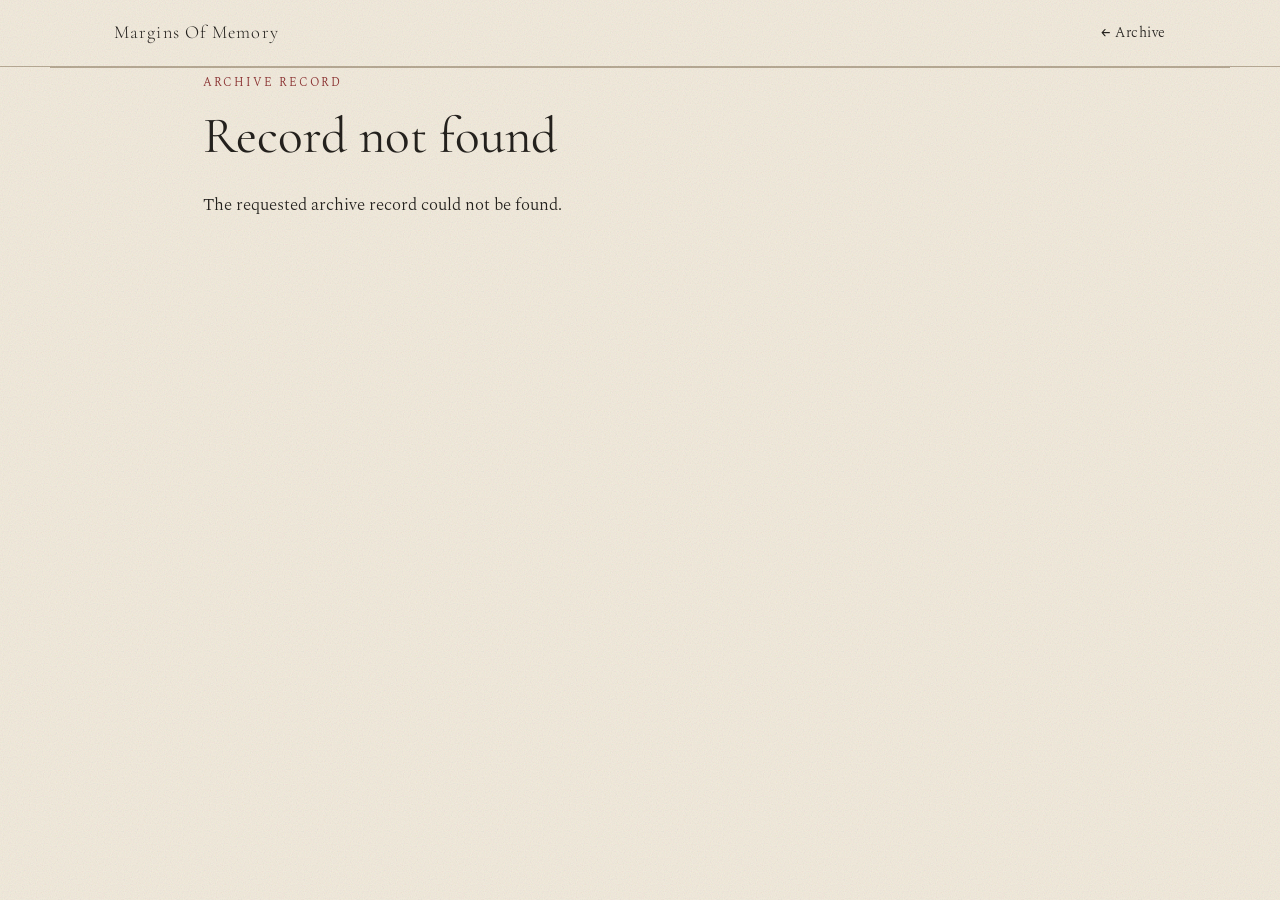
<file: record.html>
<!DOCTYPE html>
<html lang="en">

<head>

<meta charset="UTF-8">

<meta
  name="viewport"
  content="width=device-width, initial-scale=1.0"
>

<title>Margins Of Memory</title>

<meta
  name="description"
  content="An individual record from Margins Of Memory, a counter-archive of Indian political cartoons."
>

<link rel="preconnect" href="https://fonts.googleapis.com">
<link
  rel="preconnect"
  href="https://fonts.gstatic.com"
  crossorigin
>

<link
  href="https://fonts.googleapis.com/css2?family=Cormorant+Garamond:wght@400;500;600&family=Spectral:ital,wght@0,400;0,500;1,400&display=swap"
  rel="stylesheet"
>

<link rel="stylesheet" href="css/style.css">

</head>


<body class="record-page">


<header class="record-header">

  <div class="wrap record-header-inner">

    <a
      href="index.html"
      class="record-brand"
    >
      Margins Of Memory
    </a>

    <a
      href="archive.html"
      class="record-archive-link"
    >
      ← Archive
    </a>

  </div>

</header>


<main id="recordContent">


<!-- =====================================================
     RECORD INTRO
     ===================================================== -->

<section class="record-intro wrap">

  <div class="record-heading">

    <p
      class="record-id"
      id="recordId"
    ></p>

    <h1 id="recordTitle"></h1>

    <p
      class="record-artist"
      id="recordArtist"
    ></p>

    <div class="record-basic">

      <span id="recordDate"></span>

      <span>//</span>

      <span>Political Cartoon</span>

    </div>

  </div>


  <div class="record-side-intro">

    <p id="recordIntro"></p>

  </div>

</section>



<!-- =====================================================
     ARTWORK + RECORD
     ===================================================== -->

<section class="record-feature wrap">


  <figure class="record-art">

    <div class="record-art-frame">

      <img
        id="recordImage"
        src=""
        alt=""
      >

    </div>


    <figcaption>

  <span>Archive record</span>

  <span id="recordCaption"></span>

    </figcaption>

  </figure>



  <aside class="record-sidebar">


    <!-- THE RECORD -->

    <div class="record-block">

      <p class="record-section-label">
        The record
      </p>


      <dl>

        <div>

          <dt>Artist</dt>

          <dd id="recordArtistMeta"></dd>

        </div>


        <div>

          <dt>Date</dt>

          <dd id="recordDateMeta"></dd>

        </div>


        <div>

          <dt>Language</dt>

          <dd id="recordLanguageMeta"></dd>

        </div>


        <div>

          <dt>Region</dt>

          <dd id="recordRegionMeta"></dd>

        </div>


        <div>

          <dt>Platform</dt>

          <dd id="recordPlatformMeta"></dd>

        </div>


        <div id="publicationRow">

          <dt>Publication</dt>

          <dd id="recordPublicationMeta"></dd>

        </div>

      </dl>

    </div>



    <!-- TRANSLATION -->

    <div
      class="record-block"
      id="translationBlock"
    >

      <p class="record-section-label">
        Translation
      </p>

      <p id="recordTranslation"></p>

    </div>



    <!-- PROVENANCE -->

    <div class="record-block">

      <p class="record-section-label">
        Provenance
      </p>

      <p id="recordProvenance"></p>

    </div>



    <!-- ICG -->

    <div class="record-block">

      <p class="record-section-label">
        ICG selection history
      </p>

      <p id="recordICG"></p>

    </div>


  </aside>

</section>



<!-- =====================================================
     CONTEXT
     ===================================================== -->

<section class="record-body wrap">

  <article class="record-text">

    <p class="record-section-label">
      The cartoon in context
    </p>


    <h2 id="contextTitle"></h2>


    <div id="contextContent"></div>

  </article>

</section>


<!-- =====================================================
     RETURN
     ===================================================== -->

<section class="record-end">

  <div class="wrap">

    <a href="archive.html">
      ← Return to the archive
    </a>

  </div>

</section>


</main>


<script src="js/script.js"></script>

</body>

</html>
</file>
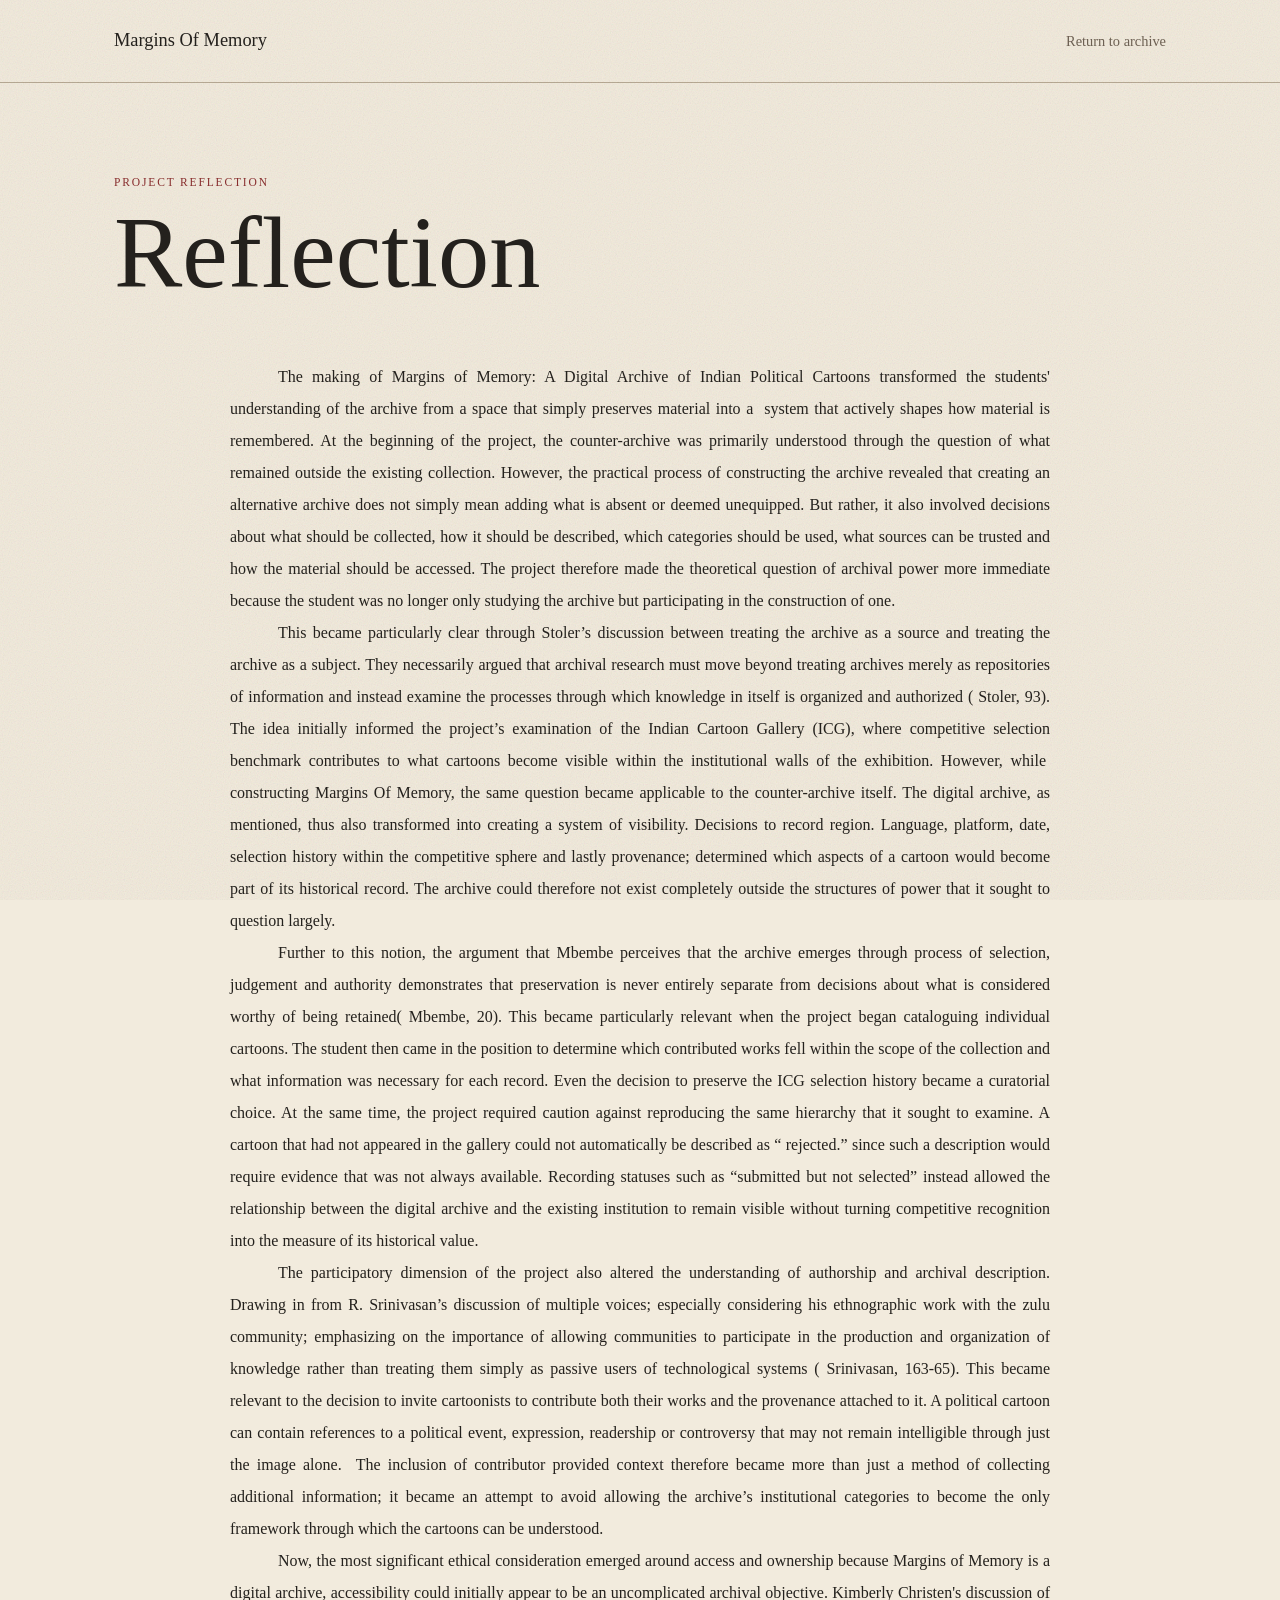
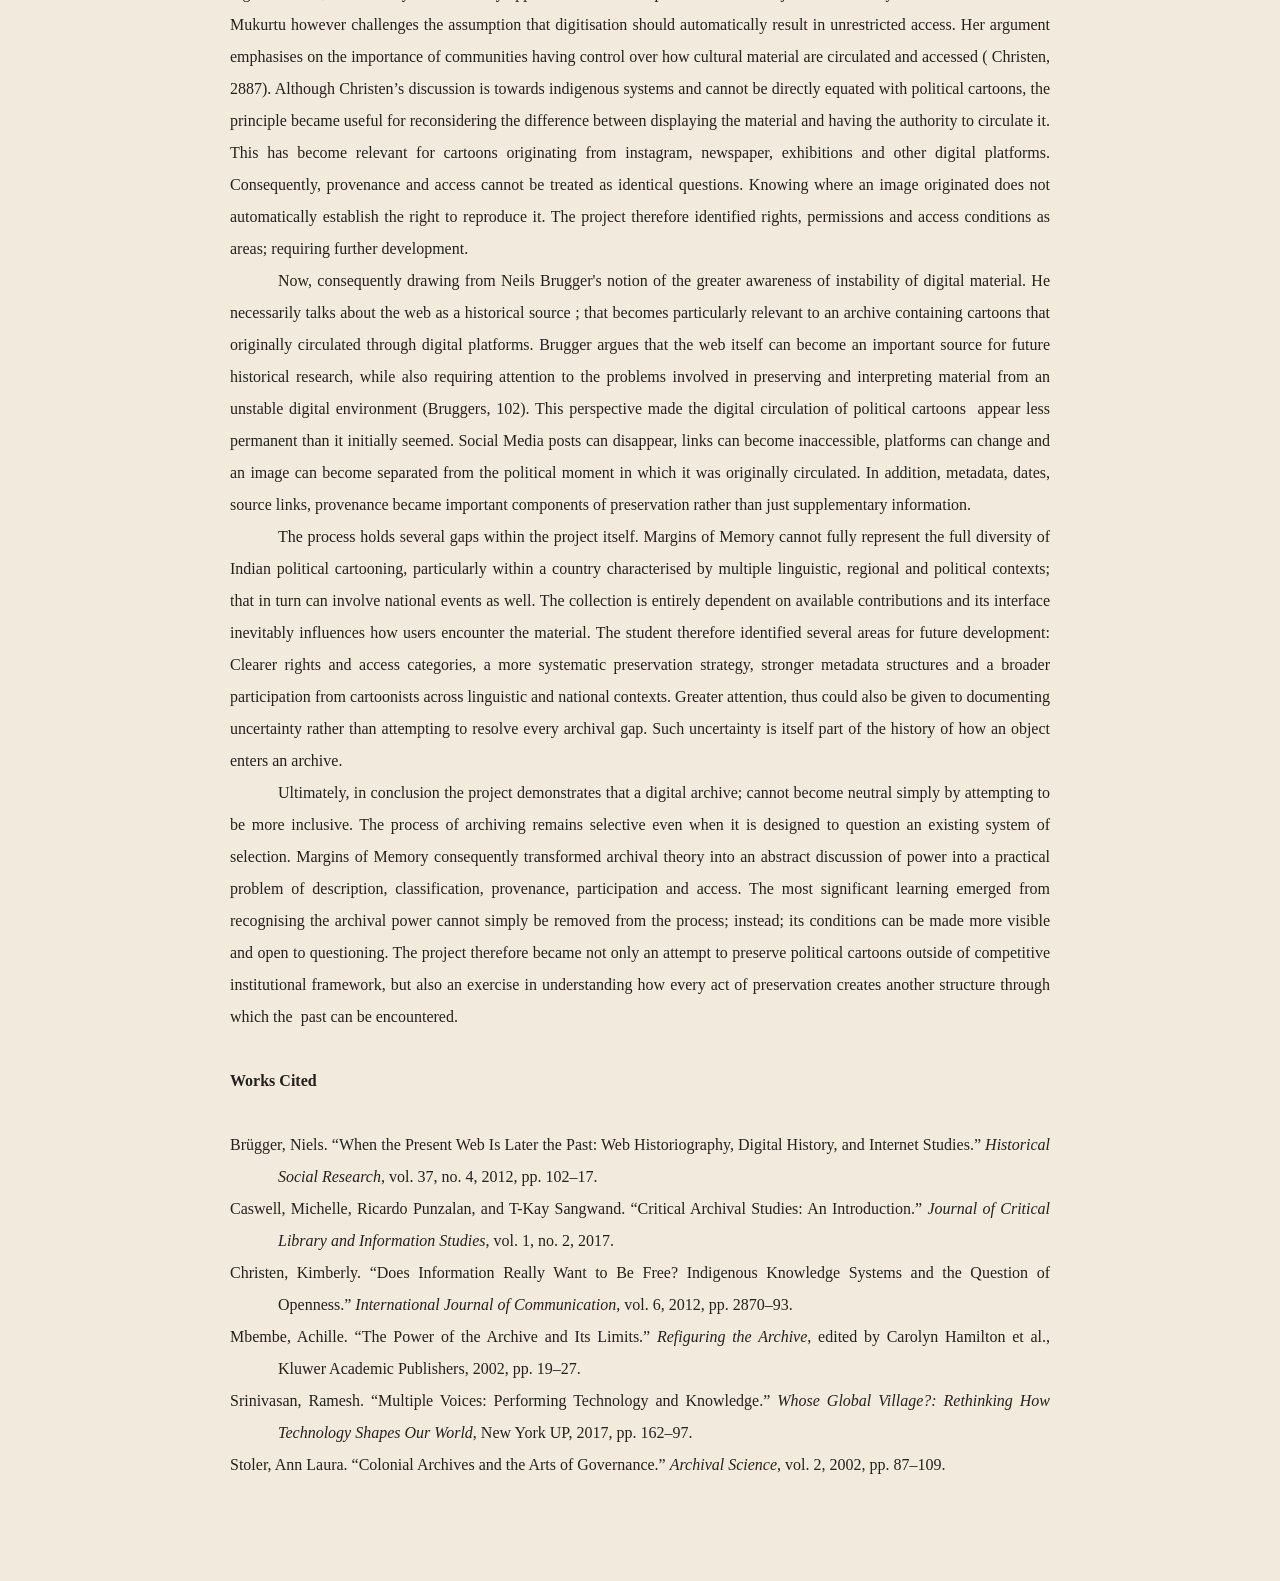
<file: reflection.html>
<!DOCTYPE html>
<html lang="en">
<head>
  <meta charset="UTF-8">
  <meta name="viewport" content="width=device-width, initial-scale=1.0">

  <title>Reflection — Margins Of Memory</title>

  <link rel="stylesheet" href="css/style.css">

  <style>
    /* =========================================
       REFLECTION PAGE
       ========================================= */

    .reflection-page {
      background: var(--paper);
      color: var(--ink);
    }

    .reflection-header {
      border-bottom: 1px solid var(--rule);
    }

    .reflection-header-inner {
      min-height: 82px;
      display: flex;
      align-items: center;
      justify-content: space-between;
      gap: 30px;
    }

    .reflection-brand,
    .reflection-back {
      font-family: var(--serif-text);
      text-decoration: none;
    }

    .reflection-brand {
      font-family: var(--serif-display);
      font-size: 1.15rem;
      color: var(--ink);
    }

    .reflection-back {
      font-size: .9rem;
      color: var(--ink-soft);
    }

    .reflection-brand:hover,
    .reflection-back:hover {
      color: var(--red);
    }

    /* ---------- page introduction ---------- */

    .reflection-intro {
      padding-top: 90px;
      padding-bottom: 65px;
    }

    .reflection-intro .eyebrow {
      margin: 0 0 16px;
      font-family: var(--serif-text);
      font-size: .72rem;
      letter-spacing: .16em;
      text-transform: uppercase;
      color: var(--red);
    }

    .reflection-intro h1 {
      margin: 0;
      font-family: var(--serif-display);
      font-size: clamp(4rem, 8vw, 7rem);
      font-weight: 400;
      line-height: .85;
    }

    /* ---------- reflection content ---------- */

    .reflection-content {
      max-width: 820px;
      margin: 0 auto;
      padding-bottom: 100px;

      font-family: "Times New Roman", Times, serif;
      font-size: 12pt;
      line-height: 2;
      text-align: justify;
    }

    .reflection-content p {
      margin: 0;
      padding: 0;
      text-indent: 0.5in;
    }

    .reflection-content .section-title {
      font-family: "Times New Roman", Times, serif;
      font-size: 12pt;
      line-height: 2;
      font-weight: bold;
      margin: 2em 0 0;
      text-indent: 0;
    }

    /* ---------- works cited ---------- */

    .reflection-content .works-cited {
      margin-top: 2em;
    }

    .reflection-content .works-cited p {
      text-indent: -0.5in;
      padding-left: 0.5in;
      margin: 0;
    }

    /* ---------- mobile ---------- */

    @media (max-width: 760px) {

      .reflection-header-inner {
        min-height: 70px;
      }

      .reflection-intro {
        padding-top: 65px;
        padding-bottom: 50px;
      }

      .reflection-content {
        padding-bottom: 70px;
      }

    }
  </style>
</head>

<body class="reflection-page">

  <!-- =========================
       HEADER
       ========================= -->

  <header class="reflection-header">
    <div class="wrap reflection-header-inner">

      <a href="index.html" class="reflection-brand">
        Margins Of Memory
      </a>

      <a href="index.html" class="reflection-back">
        Return to archive
      </a>

    </div>
  </header>


  <!-- =========================
       INTRO
       ========================= -->

  <main>

    <section class="reflection-intro wrap">

      <p class="eyebrow">Project Reflection</p>

      <h1>Reflection</h1>

    </section>


    <!-- =========================
         REFLECTION + WORKS CITED
         ========================= -->

    <article class="reflection-content">

      <p>
        The making of Margins of Memory: A Digital Archive of Indian Political Cartoons transformed the students' understanding of the archive from a space that simply preserves material into a&nbsp; system that actively shapes how material is remembered. At the beginning of the project, the counter-archive was primarily understood through the question of what remained outside the existing collection. However, the practical process of constructing the archive revealed that creating an alternative archive does not simply mean adding what is absent or deemed unequipped. But rather, it also involved decisions about what should be collected, how it should be described, which categories should be used, what sources can be trusted and how the material should be accessed. The project therefore made the theoretical question of archival power more immediate because the student was no longer only studying the archive but participating in the construction of one.
      </p>

      <p>
        This became particularly clear through Stoler’s discussion between treating the archive as a source and treating the archive as a subject. They necessarily argued that archival research must move beyond treating archives merely as repositories of information and instead examine the processes through which knowledge in itself is organized and authorized ( Stoler, 93). The idea initially informed the project’s examination of the Indian Cartoon Gallery (ICG), where competitive selection benchmark contributes to what cartoons become visible within the institutional walls of the exhibition. However, while&nbsp; constructing Margins Of Memory, the same question became applicable to the counter-archive itself. The digital archive, as mentioned, thus also transformed into creating a system of visibility. Decisions to record region. Language, platform, date, selection history within the competitive sphere and lastly provenance; determined which aspects of a cartoon would become part of its historical record. The archive could therefore not exist completely outside the structures of power that it sought to question largely.
      </p>

      <p>
        Further to this notion, the argument that Mbembe perceives that the archive emerges through process of selection, judgement and authority demonstrates that preservation is never entirely separate from decisions about what is considered worthy of being retained( Mbembe, 20). This became particularly relevant when the project began cataloguing individual cartoons. The student then came in the position to determine which contributed works fell within the scope of the collection and what information was necessary for each record. Even the decision to preserve the ICG selection history became a curatorial choice. At the same time, the project required caution against reproducing the same hierarchy that it sought to examine. A cartoon that had not appeared in the gallery could not automatically be described as “ rejected.” since such a description would require evidence that was not always available. Recording statuses such as “submitted but not selected” instead allowed the relationship between the digital archive and the existing institution to remain visible without turning competitive recognition into the measure of its historical value.
      </p>

      <p>
        The participatory dimension of the project also altered the understanding of authorship and archival description. Drawing in from R. Srinivasan’s discussion of multiple voices; especially considering his ethnographic work with the zulu community; emphasizing on the importance of allowing communities to participate in the production and organization of knowledge rather than treating them simply as passive users of technological systems ( Srinivasan, 163-65). This became relevant to the decision to invite cartoonists to contribute both their works and the provenance attached to it. A political cartoon can contain references to a political event, expression, readership or controversy that may not remain intelligible through just the image alone.&nbsp; The inclusion of contributor provided context therefore became more than just a method of collecting additional information; it became an attempt to avoid allowing the archive’s institutional categories to become the only framework through which the cartoons can be understood.&nbsp;
      </p>

      <p>
        Now, the most significant ethical consideration emerged around access and ownership because Margins of Memory is a digital archive, accessibility could initially appear to be an uncomplicated archival objective. Kimberly Christen's discussion of Mukurtu however challenges the assumption that digitisation should automatically result in unrestricted access. Her argument emphasises on the importance of communities having control over how cultural material are circulated and accessed ( Christen, 2887). Although Christen’s discussion is towards indigenous systems and cannot be directly equated with political cartoons, the principle became useful for reconsidering the difference between displaying the material and having the authority to circulate it. This has become relevant for cartoons originating from instagram, newspaper, exhibitions and other digital platforms. Consequently, provenance and access cannot be treated as identical questions. Knowing where an image originated does not automatically establish the right to reproduce it. The project therefore identified rights, permissions and access conditions as areas; requiring further development.&nbsp;
      </p>

      <p>
        Now, consequently drawing from Neils Brugger's notion of the greater awareness of instability of digital material. He necessarily talks about the web as a historical source ; that becomes particularly relevant to an archive containing cartoons that originally circulated through digital platforms. Brugger argues that the web itself can become an important source for future historical research, while also requiring attention to the problems involved in preserving and interpreting material from an unstable digital environment (Bruggers, 102). This perspective made the digital circulation of political cartoons&nbsp; appear less permanent than it initially seemed. Social Media posts can disappear, links can become inaccessible, platforms can change and an image can become separated from the political moment in which it was originally circulated. In addition, metadata, dates, source links, provenance became important components of preservation rather than just supplementary information.
      </p>

      <p>
        The process holds several gaps within the project itself. Margins of Memory cannot fully represent the full diversity of Indian political cartooning, particularly within a country characterised by multiple linguistic, regional and political contexts; that in turn can involve national events as well. The collection is entirely dependent on available contributions and its interface inevitably influences how users encounter the material. The student therefore identified several areas for future development: Clearer rights and access categories, a more systematic preservation strategy, stronger metadata structures and a broader participation from cartoonists across linguistic and national contexts. Greater attention, thus could also be given to documenting uncertainty rather than attempting to resolve every archival gap. Such uncertainty is itself part of the history of how an object enters an archive.&nbsp;
      </p>

      <p>
        Ultimately, in conclusion the project demonstrates that a digital archive; cannot become neutral simply by attempting to be more inclusive. The process of archiving remains selective even when it is designed to question an existing system of selection. Margins of Memory consequently transformed archival theory into an abstract discussion of power into a practical problem of description, classification, provenance, participation and access. The most significant learning emerged from recognising the archival power cannot simply be removed from the process; instead; its conditions can be made more visible and open to questioning. The project therefore became not only an attempt to preserve political cartoons outside of competitive institutional framework, but also an exercise in understanding how every act of preservation creates another structure through which the&nbsp; past can be encountered.
      </p>


      <p class="section-title">Works Cited</p>

      <div class="works-cited">

        <p>
          Brügger, Niels. “When the Present Web Is Later the Past: Web Historiography, Digital History, and Internet Studies.” <i>Historical Social Research</i>, vol. 37, no. 4, 2012, pp. 102–17.
        </p>

        <p>
          Caswell, Michelle, Ricardo Punzalan, and T-Kay Sangwand. “Critical Archival Studies: An Introduction.” <i>Journal of Critical Library and Information Studies</i>, vol. 1, no. 2, 2017.
        </p>

        <p>
          Christen, Kimberly. “Does Information Really Want to Be Free? Indigenous Knowledge Systems and the Question of Openness.” <i>International Journal of Communication</i>, vol. 6, 2012, pp. 2870–93.
        </p>

        <p>
          Mbembe, Achille. “The Power of the Archive and Its Limits.” <i>Refiguring the Archive</i>, edited by Carolyn Hamilton et al., Kluwer Academic Publishers, 2002, pp. 19–27.
        </p>

        <p>
          Srinivasan, Ramesh. “Multiple Voices: Performing Technology and Knowledge.” <i>Whose Global Village?: Rethinking How Technology Shapes Our World</i>, New York UP, 2017, pp. 162–97.
        </p>

        <p>
          Stoler, Ann Laura. “Colonial Archives and the Arts of Governance.” <i>Archival Science</i>, vol. 2, 2002, pp. 87–109.
        </p>

      </div>

    </article>

  </main>


  <script src="js/script.js"></script>

</body>
</html>
</file>
<file: css/style.css>
/* ---------- tokens ---------- */

:root{
  --paper:#F2EBDD;
  --paper-deep:#EAE1CF;
  --ink:#24211D;
  --ink-soft:#6F6254;
  --red:#8B2F2F;
  --brass:#C7A96B;
  --rule:#B8AA95;

  --serif-display:"Cormorant Garamond", Georgia, "Times New Roman", serif;
  --serif-text:"Spectral", Georgia, "Times New Roman", serif;

  --measure:66ch;
  --pad:clamp(1.25rem, 5vw, 5rem);
}


/* the palette is the identity of the archive */

@media (prefers-color-scheme: dark){

  :root:not([data-theme="light"]){

    --paper:#F2EBDD;
    --paper-deep:#EAE1CF;
    --ink:#24211D;
    --ink-soft:#6F6254;
    --red:#8B2F2F;
    --brass:#C7A96B;
    --rule:#B8AA95;

  }

}


:root[data-theme="dark"]{

  --paper:#F2EBDD;
  --paper-deep:#EAE1CF;
  --ink:#24211D;
  --ink-soft:#6F6254;
  --red:#8B2F2F;
  --brass:#C7A96B;
  --rule:#B8AA95;

}


*,*::before,*::after{
  box-sizing:border-box;
}

html{
  -webkit-text-size-adjust:100%;
}

body{

  margin:0;

  background:var(--paper);

  color:var(--ink);

  font-family:var(--serif-text);

  font-weight:300;

  font-size:clamp(1rem,.96rem + .2vw,1.075rem);

  line-height:1.72;

  position:relative;

}


/* paper grain */

body::before{

  content:"";

  position:fixed;

  inset:0;

  pointer-events:none;

  z-index:9;

  opacity:.16;

  mix-blend-mode:multiply;

  background-image:url("data:image/svg+xml;utf8,<svg xmlns='http://www.w3.org/2000/svg' width='180' height='180'><filter id='n'><feTurbulence type='fractalNoise' baseFrequency='0.85' numOctaves='3' stitchTiles='stitch'/></filter><rect width='180' height='180' filter='url(%23n)'/></svg>");

}


img{
  max-width:100%;
  display:block;
}

a{
  color:inherit;
}

:focus-visible{
  outline:2px solid var(--red);
  outline-offset:3px;
}

@media (prefers-reduced-motion: reduce){

  *{
    animation-duration:.001ms !important;
    transition-duration:.001ms !important;
  }

}


h1,h2,h3,h4{

  font-family:var(--serif-display);

  font-weight:400;

  margin:0;

  line-height:1.14;

}

p{
  margin:0 0 1.1em;
}

.wrap{
  max-width:1180px;
  margin-inline:auto;
  padding-inline:var(--pad);
}

.narrow{
  max-width:var(--measure);
}


/* ---------- masthead ---------- */

.masthead{

  border-bottom:1px solid var(--rule);

  background:var(--paper);

  position:sticky;

  top:0;

  z-index:20;

}


.masthead-inner{

  display:flex;

  align-items:center;

  gap:1.5rem;

  padding-block:1.05rem;

}


.brand{

  display:flex;

  align-items:center;

  gap:.85rem;

  text-decoration:none;

  margin-right:auto;

}


.seal{
  flex:none;
  width:52px;
  height:52px;
}


.brand-words .name{

  font-family:var(--serif-display);

  font-size:1.32rem;

  letter-spacing:.055em;

  line-height:1.05;

  display:block;

}


.brand-words .tagline{

  display:block;

  font-size:.72rem;

  letter-spacing:.11em;

  color:var(--ink-soft);

  margin-top:.3rem;

  font-style:italic;

  letter-spacing:.04em;

}


nav.primary{

  display:flex;

  align-items:center;

  gap:.15rem;

}


.nav-item{
  position:relative;
}


.nav-link{

  font-family:var(--serif-text);

  font-size:.92rem;

  letter-spacing:.03em;

  color:var(--ink);

  text-decoration:none;

  padding:.5rem .7rem;

  display:inline-block;

  background:none;

  border:0;

  cursor:pointer;

  font-weight:400;

}


.nav-link:hover,
.nav-link[aria-expanded="true"]{
  color:var(--red);
}


.nav-link .caret{

  display:inline-block;

  margin-left:.35rem;

  font-size:.6rem;

  color:var(--ink-soft);

  transform:translateY(-2px);

}


.dropdown{

  position:absolute;

  top:calc(100% + .55rem);

  left:0;

  min-width:13rem;

  background:var(--paper);

  border:1px solid var(--rule);

  box-shadow:6px 7px 0 rgba(111,98,84,.10);

  padding:.45rem 0;

  display:none;

}


.dropdown.open{
  display:block;
}


.dropdown a{

  display:block;

  padding:.4rem 1.1rem;

  text-decoration:none;

  font-size:.9rem;

  color:var(--ink-soft);

}


.dropdown a:hover{

  color:var(--red);

  background:var(--paper-deep);

}


.icon-btn{

  background:none;

  border:0;

  cursor:pointer;

  color:var(--ink);

  padding:.45rem;

  line-height:0;

}


.icon-btn:hover{
  color:var(--red);
}


.burger{
  display:none;
}


/* ---------- hero ---------- */

.hero{

  padding-block:clamp(3rem,7vw,5.5rem) 0;

  text-align:center;

}


.hero h1{

  font-size:clamp(2.6rem,7.4vw,5.4rem);

  font-weight:300;

  letter-spacing:.012em;

}


.hero .rule-pair{

  display:flex;

  align-items:center;

  justify-content:center;

  gap:1rem;

  margin:1.6rem 0 1.9rem;

}


.rule-pair span{

  height:1px;

  width:min(120px,18vw);

  background:var(--rule);

}


.diamond{

  width:9px;

  height:9px;

  background:var(--brass);

  transform:rotate(45deg);

}


.hero-actions{

  display:flex;

  flex-wrap:wrap;

  gap:1rem;

  justify-content:center;

}


.btn{

  font-family:var(--serif-text);

  font-size:.95rem;

  letter-spacing:.06em;

  text-decoration:none;

  padding:.78rem 1.9rem;

  border:1px solid var(--red);

  color:var(--red);

  background:none;

  cursor:pointer;

  transition:background .25s ease,color .25s ease;

}


.btn:hover{

  background:var(--red);

  color:var(--paper);

}


.btn.solid{

  background:var(--red);

  color:var(--paper);

}


.btn.solid:hover{

  background:var(--ink);

  border-color:var(--ink);

}


.hero-plate{

  margin-top:clamp(2.5rem,6vw,4.25rem);

}


/* plates */

.plate{

  background:var(--paper-deep);

  border:1px solid var(--rule);

  position:relative;

  overflow:hidden;

}


.plate svg{

  width:100%;

  height:100%;

  display:block;

}


.plate::after{

  content:"";

  position:absolute;

  inset:0;

  pointer-events:none;

  background:radial-gradient(
    120% 90% at 50% 20%,
    rgba(242,235,221,.55),
    rgba(111,98,84,.16) 78%
  );

}


.plate.tall{
  aspect-ratio:3/2;
}

.plate.square{
  aspect-ratio:1/1;
}

.plate.wide{
  aspect-ratio:16/7;
}


/* ---------- statement ---------- */

.statement{

  padding-block:clamp(3.5rem,8vw,6rem);

  text-align:center;

}


.statement p{

  font-family:var(--serif-display);

  font-size:clamp(1.45rem,3.1vw,2.3rem);

  line-height:1.4;

  font-weight:300;

  max-width:26ch;

  margin-inline:auto;

}


.statement p em{

  font-style:italic;

  color:var(--ink-soft);

}


.band{
  border-top:1px solid var(--rule);
}


/* ---------- stories ---------- */

.section-head{
  display:flex;
  align-items:baseline;
  justify-content:space-between;
  gap:1.5rem;
  padding-block:clamp(2.5rem,5vw,3.5rem) 2rem;
}

.section-head h2{
  font-size:clamp(1.7rem,3.4vw,2.35rem);
  font-weight:400;
}

.section-head .side{
  font-size:.85rem;
  color:var(--ink-soft);
  font-style:italic;
}

.stories{
  display:grid;
  grid-template-columns:repeat(2,1fr);
  gap:clamp(2rem,4vw,3.25rem) clamp(2rem,4vw,3.5rem);
  padding-bottom:clamp(2.5rem,5vw,3.5rem);
}

.story{
  display:flex;
  flex-direction:column;
}

.story a.image-link{
  display:block;
  text-decoration:none;
}

.story .cartoon-plate{
  overflow:hidden;
  background:var(--paper-deep);
  border:1px solid var(--rule);
  position:relative;
  aspect-ratio:3/2;
}

.story .cartoon-plate img{
  width:100%;
  height:100%;
  display:block;
  object-fit:contain;
  background:var(--paper-deep);
  transition:transform .45s ease;
}

.story a.image-link:hover .cartoon-plate img{
  transform:scale(1.025);
}

.story .date{
  font-size:.78rem;
  letter-spacing:.09em;
  color:var(--ink-soft);
  margin-top:1.15rem;
  text-decoration:none;
  display:inline-block;
}

.story .date:hover{
  color:var(--red);
}

.story h3{
  font-size:clamp(1.35rem,2.3vw,1.72rem);
  margin:.5rem 0 .55rem;
  font-weight:400;
}

.story h3 a{
  text-decoration:none;
  background-image:linear-gradient(var(--red),var(--red));
  background-size:0 1px;
  background-repeat:no-repeat;
  background-position:0 92%;
  transition:background-size .35s ease,color .25s ease;
}

.story h3 a:hover{
  color:var(--red);
  background-size:100% 1px;
}

.cats{
  font-size:.8rem;
  letter-spacing:.05em;
  margin-bottom:.7rem;
}

.cats a{
  color:var(--red);
  text-decoration:none;
  border-bottom:1px solid transparent;
}

.cats a:hover{
  border-bottom-color:var(--red);
}

.cats .sep{
  color:var(--rule);
  padding:0 .3rem;
}

.story p{
  color:var(--ink-soft);
  font-size:.99rem;
  max-width:46ch;
  margin:0;
}

.story-read{
  display:inline-flex;
  align-items:center;
  gap:9px;
  width:max-content;
  margin-top:18px;
  font-family:var(--serif-text);
  font-size:.9rem;
  letter-spacing:.08em;
  text-transform:uppercase;
  color:var(--red);
  text-decoration:none;
  border-bottom:1px solid rgba(139,47,47,.35);
  padding-bottom:4px;
  transition:gap .25s ease,border-color .25s ease;
}

.story-read span{
  font-size:1rem;
}

.story-read:hover{
  gap:14px;
  border-color:var(--red);
}

.more-row{
  text-align:center;
  padding-bottom:clamp(3rem,6vw,4.5rem);
}


/* ---------- categories ---------- */

.categories{

  padding-block:clamp(3rem,6vw,4.5rem);

}


.categories h2{

  text-align:center;

  font-size:clamp(1.5rem,2.8vw,1.95rem);

  margin-bottom:.6rem;

  font-weight:400;

}


.categories .lede{

  text-align:center;

  color:var(--ink-soft);

  font-style:italic;

  margin-bottom:2.4rem;

}


.cat-grid{

  display:grid;

  grid-template-columns:repeat(4,1fr);

  border-top:1px solid var(--rule);

  border-left:1px solid var(--rule);

}


.cat-grid a{

  border-right:1px solid var(--rule);

  border-bottom:1px solid var(--rule);

  padding:1.6rem 1.25rem;

  text-decoration:none;

  display:flex;

  align-items:center;

  gap:.85rem;

  font-family:var(--serif-display);

  font-size:1.28rem;

  transition:background .25s ease,color .25s ease;

}


.cat-grid a:hover{

  background:var(--paper-deep);

  color:var(--red);

}


.cat-grid .count{

  margin-left:auto;

  font-family:var(--serif-text);

  font-size:.75rem;

  color:var(--ink-soft);

  letter-spacing:.06em;

}


.cat-grid svg{

  flex:none;

  width:26px;

  height:26px;

  color:var(--brass);

}


.cat-grid a:hover svg{
  color:var(--red);
}


/* ---------- contact strip ---------- */

.contact{

  padding-block:clamp(3.25rem,6vw,4.75rem);

}


.contact h2{

  text-align:center;

  font-size:clamp(1.6rem,3vw,2.15rem);

  margin-bottom:2.4rem;

  font-weight:400;

}


.contact-grid{

  display:grid;

  grid-template-columns:repeat(3,1fr);

  gap:clamp(1.5rem,3vw,2.5rem);

}


.contact-card{

  border:1px solid var(--rule);

  padding:2rem 1.75rem;

  text-align:center;

  background:var(--paper-deep);

  display:flex;

  flex-direction:column;

  align-items:center;

  gap:.7rem;

}


.contact-card svg{

  width:34px;

  height:34px;

  color:var(--brass);

}


.contact-card h3{

  font-size:1.25rem;

  font-weight:400;

}


.contact-card p{

  color:var(--ink-soft);

  font-size:.93rem;

  margin:0;

}


.contact-card a{

  margin-top:.5rem;

  font-size:.88rem;

  letter-spacing:.05em;

  color:var(--red);

  text-decoration:none;

  border-bottom:1px solid var(--brass);

  padding-bottom:2px;

}


.contact-card a:hover{

  border-bottom-color:var(--red);

}


/* ---------- press ---------- */

.press{

  background:var(--paper-deep);

  border-block:1px solid var(--rule);

  padding-block:clamp(3.5rem,7vw,5.5rem);

  text-align:center;

}


.press blockquote{

  margin:0;

  padding:0;

}


.press q{
  quotes:none;
}


.press .quote{

  font-family:var(--serif-display);

  font-weight:300;

  font-style:italic;

  font-size:clamp(1.45rem,3.3vw,2.35rem);

  line-height:1.38;

  max-width:24ch;

  margin:0 auto 1.6rem;

  position:relative;

}


.press .mark{

  display:block;

  font-size:3.4rem;

  color:var(--brass);

  line-height:.4;

  margin-bottom:1.6rem;

  font-family:var(--serif-display);

}


.press cite{

  font-style:normal;

  font-size:.82rem;

  letter-spacing:.14em;

  color:var(--ink-soft);

}


.press .press-link{

  display:inline-block;

  margin-top:1.8rem;

  font-size:.88rem;

  color:var(--red);

  text-decoration:none;

  border-bottom:1px solid var(--rule);

}


.press .press-link:hover{

  border-bottom-color:var(--red);

}


/* ---------- instagram ---------- */

.gram{

  padding-block:clamp(3rem,5vw,4rem);

  text-align:center;

}


.gram h2{

  font-size:1.35rem;

  font-weight:400;

  margin-bottom:.35rem;

}


.gram .handle{

  font-size:.85rem;

  color:var(--red);

  text-decoration:none;

  letter-spacing:.06em;

}


.gram .handle:hover{
  text-decoration:underline;
}


.gram-grid{

  display:grid;

  grid-template-columns:repeat(6,1fr);

  gap:.75rem;

  margin-top:1.9rem;

}


/* ---------- footer ---------- */

footer{

  border-top:1px solid var(--rule);

  padding-block:2.6rem;

  background:var(--paper);

}


.foot{

  display:flex;

  flex-wrap:wrap;

  gap:1.25rem;

  align-items:center;

  justify-content:space-between;

}


.foot-links{

  display:flex;

  flex-wrap:wrap;

  gap:1.4rem;

}


.foot-links a{

  font-size:.85rem;

  color:var(--ink-soft);

  text-decoration:none;

}


.foot-links a:hover{
  color:var(--red);
}


.socials{

  display:flex;

  gap:.9rem;

}


.socials a{

  color:var(--ink-soft);

  line-height:0;

}


.socials a:hover{
  color:var(--red);
}


.socials svg{

  width:19px;

  height:19px;

}


.copy{

  font-size:.78rem;

  color:var(--ink-soft);

  letter-spacing:.04em;

  width:100%;

  padding-top:1.4rem;

  border-top:1px solid var(--rule);

  margin-top:1.6rem;

}


/* ---------- overlays ---------- */

.overlay{

  position:fixed;

  inset:0;

  z-index:40;

  background:var(--paper);

  display:none;

  overflow-y:auto;

}


.overlay.open{
  display:block;
}


.overlay-top{

  display:flex;

  justify-content:flex-end;

  padding:1.35rem var(--pad);

}


.close-btn{

  background:none;

  border:0;

  cursor:pointer;

  color:var(--ink);

  font-family:var(--serif-text);

  font-size:.85rem;

  letter-spacing:.12em;

  display:flex;

  align-items:center;

  gap:.5rem;

}


.close-btn:hover{
  color:var(--red);
}


.search-body{

  padding:clamp(2rem,8vw,5rem) var(--pad);

  max-width:760px;

  margin-inline:auto;

}


.search-body label{

  display:block;

  font-size:.8rem;

  letter-spacing:.12em;

  color:var(--ink-soft);

  margin-bottom:1rem;

}


.search-field{

  display:flex;

  gap:1rem;

  border-bottom:1px solid var(--rule);

  padding-bottom:.75rem;

}


.search-field input{

  flex:1;

  border:0;

  background:none;

  font-family:var(--serif-display);

  font-size:clamp(1.6rem,4vw,2.5rem);

  color:var(--ink);

  outline:none;

  font-weight:300;

}


.search-field input::placeholder{
  color:var(--rule);
}


.search-hint{

  margin-top:1.5rem;

  color:var(--ink-soft);

  font-size:.9rem;

}


.search-hint a{

  color:var(--red);

  text-decoration:none;

  border-bottom:1px solid var(--rule);

}


.menu-body{

  padding:0 var(--pad) 4rem;

  max-width:760px;

  margin-inline:auto;

}


.menu-body h2{

  font-size:.8rem;

  letter-spacing:.14em;

  color:var(--ink-soft);

  font-family:var(--serif-text);

  margin:2.2rem 0 1rem;

}


.menu-list{

  list-style:none;

  margin:0;

  padding:0;

}


.menu-list li{

  border-bottom:1px solid var(--rule);

}


.menu-list a{

  display:block;

  padding:.85rem 0;

  text-decoration:none;

  font-family:var(--serif-display);

  font-size:1.6rem;

  font-weight:300;

}


.menu-list a:hover{
  color:var(--red);
}


/* subscribe modal */

.modal-backdrop{

  position:fixed;

  inset:0;

  z-index:50;

  background:rgba(36,33,29,.55);

  display:none;

  align-items:center;

  justify-content:center;

  padding:1.25rem;

}


.modal-backdrop.open{
  display:flex;
}


.modal{

  background:var(--paper);

  border:1px solid var(--rule);

  max-width:520px;

  width:100%;

  padding:clamp(1.75rem,5vw,2.75rem);

  text-align:center;

  position:relative;

  box-shadow:10px 12px 0 rgba(36,33,29,.18);

}


.modal h2{

  font-size:clamp(1.5rem,3.4vw,2rem);

  font-weight:400;

  margin-bottom:.75rem;

}


.modal p{

  color:var(--ink-soft);

  font-size:.95rem;

}


.modal form{

  display:flex;

  flex-direction:column;

  gap:.9rem;

  margin-top:1.4rem;

}


.modal input[type=email]{

  border:1px solid var(--rule);

  background:var(--paper-deep);

  padding:.8rem 1rem;

  font-family:var(--serif-text);

  font-size:1rem;

  color:var(--ink);

  outline:none;

}


.modal input[type=email]:focus{

  border-color:var(--red);

}


.modal .modal-close{

  position:absolute;

  top:.7rem;

  right:.9rem;

}


.form-note{

  font-size:.82rem;

  color:var(--ink-soft);

  margin:.4rem 0 0;

  min-height:1.2em;

}


.form-note.done{
  color:var(--red);
}


/* to-top */

.to-top{

  position:fixed;

  right:1.25rem;

  bottom:1.25rem;

  z-index:15;

  width:42px;

  height:42px;

  border:1px solid var(--rule);

  background:var(--paper);

  color:var(--ink-soft);

  cursor:pointer;

  display:none;

  align-items:center;

  justify-content:center;

}


.to-top.show{
  display:flex;
}


.to-top:hover{

  color:var(--red);

  border-color:var(--red);

}




/* =========================================
   ARCHIVE INDEX PAGE
   ========================================= */

.archive-page{
  background:var(--paper);
  color:var(--ink);
}

.archive-header{
  border-bottom:1px solid var(--rule);
}

.archive-header-inner{
  min-height:82px;
  display:flex;
  align-items:center;
  justify-content:space-between;
  gap:30px;
}

.archive-back,
.archive-label{
  font-family:var(--serif-text);
  text-decoration:none;
}

.archive-back{
  font-size:.95rem;
}

.archive-label{
  font-size:.75rem;
  letter-spacing:.12em;
  text-transform:uppercase;
  color:var(--ink-soft);
}

.archive-intro{
  padding-top:110px;
  padding-bottom:85px;
}

.archive-intro .eyebrow{
  margin:0 0 16px;
  font-family:var(--serif-text);
  font-size:.72rem;
  letter-spacing:.16em;
  text-transform:uppercase;
  color:var(--red);
}

.archive-intro h1{
  margin:0;
  font-family:var(--serif-display);
  font-size:clamp(4rem,8vw,7.5rem);
  font-weight:400;
  line-height:.85;
}

.archive-description{
  max-width:650px;
  margin:40px 0 0;
  font-family:var(--serif-text);
  font-size:1.15rem;
  line-height:1.8;
  color:var(--ink-soft);
}

.archive-controls{
  border-top:1px solid var(--rule);
  border-bottom:1px solid var(--rule);
}

.archive-controls-inner{
  padding:22px 0;
  display:flex;
  align-items:center;
  justify-content:space-between;
  gap:30px;
}

.archive-controls-inner>span{
  font-family:var(--serif-text);
  font-size:.8rem;
  letter-spacing:.1em;
  text-transform:uppercase;
}

.archive-filters{
  display:flex;
  flex-wrap:wrap;
  gap:8px;
}

.archive-filters button{
  border:1px solid var(--rule);
  background:transparent;
  padding:8px 13px;
  font-family:var(--serif-text);
  font-size:.78rem;
  color:var(--ink-soft);
  cursor:pointer;
  transition:background .2s ease,color .2s ease,border-color .2s ease;
}

.archive-filters button:hover{
  background:var(--paper-deep);
  color:var(--red);
  border-color:var(--red);
}

.archive-records{
  padding:90px 0 120px;
}

.archive-card{
  display:grid;
  grid-template-columns:minmax(0,1.35fr) minmax(300px,.65fr);
  gap:70px;
  padding:0 0 90px;
  margin-bottom:90px;
  border-bottom:1px solid var(--rule);
}

.archive-card-image{
  display:block;
  background:var(--paper-deep);
  border:1px solid var(--rule);
  overflow:hidden;
}

.archive-card-image img{
  width:100%;
  aspect-ratio:4/3;
  display:block;
  object-fit:contain;
  transition:transform .45s ease;
}

.archive-card-image:hover img{
  transform:scale(1.02);
}

.archive-card-info{
  align-self:center;
}

.record-number{
  margin:0 0 10px;
  font-family:var(--serif-text);
  font-size:.72rem;
  letter-spacing:.14em;
  text-transform:uppercase;
  color:var(--red);
}

.record-date{
  margin:0 0 18px;
  font-family:var(--serif-text);
  font-size:.85rem;
  color:var(--ink-soft);
}

.archive-card-info h2{
  margin:0;
  font-family:var(--serif-display);
  font-size:clamp(2.5rem,4vw,4rem);
  font-weight:400;
  line-height:.95;
}

.archive-card-info h2 a{
  color:var(--ink);
  text-decoration:none;
}

.archive-card-info h2 a:hover{
  color:var(--red);
}

.record-artist{
  margin:18px 0;
  font-family:var(--serif-text);
  font-style:italic;
  font-size:1rem;
}

.record-meta{
  display:flex;
  flex-wrap:wrap;
  gap:7px 18px;
  margin-top:28px;
  font-family:var(--serif-text);
  font-size:.8rem;
  color:var(--ink-soft);
}

.archive-footer{
  padding:35px 0 60px;
  border-top:1px solid var(--rule);
}

.archive-footer a{
  color:var(--ink-soft);
  text-decoration:none;
  font-family:var(--serif-text);
}

.archive-footer a:hover{
  color:var(--red);
}


/* =========================================
   INDIVIDUAL RECORD PAGE
   ========================================= */

.record-page{
  background:#F7F1E8;
  color:var(--ink);
}

.record-header{
  border-bottom:1px solid var(--rule);
}

.record-header-inner{
  min-height:82px;
  display:flex;
  align-items:center;
  justify-content:space-between;
  gap:30px;
}

.record-brand,
.record-archive-link{
  font-family:var(--serif-text);
  font-size:.85rem;
  text-decoration:none;
}

.record-brand{
  color:var(--ink);
  letter-spacing:.06em;
}

.record-archive-link{
  color:var(--ink-soft);
}

.record-brand:hover,
.record-archive-link:hover{
  color:var(--red);
}

.record-intro{
  padding-top:90px;
  padding-bottom:70px;
  display:grid;
  grid-template-columns:minmax(0,1.5fr) minmax(260px,.5fr);
  gap:80px;
  align-items:end;
}

.record-id,
.record-section-label{
  font-family:var(--serif-text);
  font-size:.72rem;
  letter-spacing:.15em;
  text-transform:uppercase;
  color:var(--red);
}

.record-id{
  margin:0 0 18px;
}

.record-heading h1{
  margin:0;
  font-family:var(--serif-display);
  font-size:clamp(4rem,8vw,8rem);
  font-weight:400;
  line-height:.82;
}

.record-basic{
  display:flex;
  gap:12px;
  margin-top:28px;
  font-family:var(--serif-text);
  font-size:.82rem;
  letter-spacing:.06em;
  text-transform:uppercase;
  color:var(--ink-soft);
}

.record-side-intro{
  padding-bottom:5px;
}

.record-side-intro p{
  margin:0;
  font-family:var(--serif-text);
  font-size:1rem;
  line-height:1.7;
  color:var(--ink-soft);
}

.record-art{
  margin-bottom:100px;
}

.record-art figure{
  margin:0;
}

.record-art img{
  width:100%;
  max-height:82vh;
  display:block;
  object-fit:contain;
  background:var(--paper-deep);
  border:1px solid var(--rule);
}

.record-art figcaption{
  display:flex;
  justify-content:space-between;
  gap:30px;
  padding-top:12px;
  border-top:1px solid var(--rule);
  font-family:var(--serif-text);
  font-size:.72rem;
  letter-spacing:.06em;
  color:var(--ink-soft);
}

.record-body{
  display:grid;
  grid-template-columns:minmax(0,1.55fr) minmax(270px,.45fr);
  gap:100px;
  padding-bottom:120px;
}

.record-text{
  max-width:760px;
}

.record-section-label{
  margin:0 0 24px;
}

.record-text p:not(.record-section-label){
  margin:0 0 30px;
  font-family:var(--serif-text);
  font-size:1.15rem;
  line-height:1.85;
}

.record-sidebar{
  border-top:1px solid var(--rule);
}

.record-block{
  padding:28px 0;
  border-bottom:1px solid var(--rule);
}

.record-block .record-section-label{
  margin-bottom:18px;
}

.record-block>p:last-child{
  margin:0;
  font-family:var(--serif-text);
  line-height:1.6;
}

.record-block dl{
  margin:0;
}

.record-block dl>div{
  padding:12px 0;
  border-top:1px solid rgba(184,170,149,.45);
}

.record-block dl>div:first-child{
  border-top:0;
}

.record-block dt{
  margin-bottom:4px;
  font-family:var(--serif-text);
  font-size:.68rem;
  letter-spacing:.1em;
  text-transform:uppercase;
  color:var(--red);
}

.record-block dd{
  margin:0;
  font-family:var(--serif-text);
  font-size:.9rem;
  line-height:1.5;
}

.record-end{
  padding:35px 0 80px;
  border-top:1px solid var(--rule);
}

.record-end a{
  color:var(--ink-soft);
  text-decoration:none;
  font-family:var(--serif-text);
}

.record-end a:hover{
  color:var(--red);
}


/* =========================================
   ARCHIVE + RECORD RESPONSIVE
   ========================================= */

@media (max-width:760px){

  .archive-header-inner,
  .record-header-inner{
    min-height:70px;
  }

  .archive-label{
    display:none;
  }

  .archive-intro{
    padding-top:70px;
    padding-bottom:60px;
  }

  .archive-controls-inner{
    align-items:flex-start;
    flex-direction:column;
  }

  .archive-card{
    grid-template-columns:1fr;
    gap:35px;
    padding-bottom:60px;
    margin-bottom:60px;
  }

  .archive-card-info{
    align-self:auto;
  }

  .record-intro{
    grid-template-columns:1fr;
    gap:35px;
    padding-top:65px;
    padding-bottom:50px;
  }

  .record-heading h1{
    font-size:clamp(3.5rem,17vw,5.5rem);
  }

  .record-basic{
    flex-wrap:wrap;
  }

  .record-art{
    margin-bottom:65px;
  }

  .record-art figcaption{
    flex-direction:column;
    gap:5px;
  }

  .record-body{
    grid-template-columns:1fr;
    gap:60px;
    padding-bottom:80px;
  }

  .record-text p:not(.record-section-label){
    font-size:1rem;
  }

}

/* ---------- responsive ---------- */

@media (max-width:1000px){

  .cat-grid{
    grid-template-columns:repeat(2,1fr);
  }

  .gram-grid{
    grid-template-columns:repeat(3,1fr);
  }

}


@media (max-width:820px){

  nav.primary,
  .desktop-only{
    display:none;
  }

  .burger{
    display:inline-flex;
  }

  .stories{
    grid-template-columns:1fr;
  }

  .contact-grid{
    grid-template-columns:1fr;
  }

  .brand-words .tagline{
    display:none;
  }

}


@media (max-width:480px){

  .cat-grid{
    grid-template-columns:1fr;
  }

  .foot{
    flex-direction:column;
    align-items:flex-start;
  }

}

/* =========================
   SINGLE CONTRIBUTION CARD
   ========================= */

.contact-grid {
  display: flex;
  justify-content: center;
  align-items: center;
}

.contact-card {
  margin-left: auto;
  margin-right: auto;
  text-align: center;
}

/* =================================
   HERO IMAGE
   ================================= */

.hero {
  position: relative;
  width: 100%;
  height: 82vh;
  min-height: 620px;
  margin: 0;
  padding: 0;
  overflow: hidden;

  display: flex;
  align-items: center;
  justify-content: center;
}


/* IMAGE */

.hero-background {
  position: absolute;
  inset: 0;
  z-index: 0;
}

.hero-background img {
  width: 100%;
  height: 100%;

  object-fit: cover;
  object-position: center;

  display: block;
}


/* Subtle darkening */

.hero-overlay {
  position: absolute;
  inset: 0;
  z-index: 1;

  background: rgba(10, 20, 18, 0.22);
}


/* TEXT */

.hero-content {
  position: relative;
  z-index: 2;

  width: 90%;
  max-width: 1100px;

  text-align: center;

  display: flex;
  flex-direction: column;
  align-items: center;

  color: #F2EBDD;
}


/* TITLE */

.hero-content h1 {
  margin: 0;

  font-family: "Cormorant Garamond", serif;

  font-size: clamp(3.5rem, 6.5vw, 6.5rem);

  font-weight: 500;

  line-height: .9;

  color: #F2EBDD;

  text-shadow:
    0 2px 10px rgba(0,0,0,.45);
}


/* DECORATIVE LINE */

.hero-content .rule-pair {
  width: min(420px, 65%);
  margin: 28px auto 0;
}

.hero-content .rule-pair span {
  background: #F2EBDD;
}

.hero-content .diamond {
  border-color: #C7A96B;
}


/* SUBTITLE */

.hero-subtitle {
  margin: 18px 0 32px;

  font-family: "Spectral", serif;

  font-size: 1.2rem;

  font-style: italic;

  letter-spacing: .04em;

  color: #F2EBDD;

  text-shadow:
    0 2px 8px rgba(0,0,0,.45);
}


/* BUTTONS */

.hero-content .hero-actions {
  display: flex;
  gap: 14px;
  justify-content: center;
}


.hero-content .btn {
  border-color: #F2EBDD;

  color: #24211D;

  background: rgba(242, 235, 221, .94);

  backdrop-filter: blur(3px);
}


.hero-content .btn.solid {
  background: #8B2F2F;

  color: #F2EBDD;

  border-color: #8B2F2F;
}

/* =========================================================
   INDIVIDUAL ARCHIVE RECORD
   ========================================================= */

.record-page {
  background: var(--paper);
  color: var(--ink);
}


/* ---------- header ---------- */

.record-header {
  border-bottom: 1px solid var(--rule);
}

.record-header-inner {
  min-height: 66px;
  display: flex;
  align-items: center;
  justify-content: space-between;
}

.record-brand,
.record-archive-link {
  color: var(--ink);
  text-decoration: none;
}

.record-brand {
  font-family: var(--serif-display);
  font-size: 1.15rem;
}

.record-archive-link {
  font-family: var(--serif-text);
  font-size: .9rem;
  letter-spacing: .04em;
}

.record-brand:hover,
.record-archive-link:hover {
  color: var(--red);
}


/* ---------- introduction ---------- */

.record-intro {
  display: grid;
  grid-template-columns: minmax(0, 1.5fr) minmax(260px, .7fr);
  gap: 90px;
  padding-top: 92px;
  padding-bottom: 62px;
}

.record-id {
  margin: 0 0 18px;
  color: var(--red);
  font-family: var(--serif-text);
  font-size: .82rem;
  letter-spacing: .2em;
  text-transform: uppercase;
}

.record-heading h1 {
  margin: 0;
  font-family: var(--serif-display);
  font-size: clamp(4rem, 7vw, 7rem);
  font-weight: 400;
  line-height: .88;
  letter-spacing: -.035em;
}

.record-artist {
  margin: 25px 0 20px;
  font-family: var(--serif-text);
  font-size: 1.2rem;
  font-style: italic;
}

.record-basic {
  display: flex;
  gap: 12px;
  align-items: center;
  font-family: var(--serif-text);
  font-size: .88rem;
  letter-spacing: .08em;
  text-transform: uppercase;
  color: var(--muted);
}

.record-side-intro {
  align-self: end;
  padding-bottom: 4px;
}

.record-side-intro p {
  max-width: 340px;
  margin: 0;
  font-family: var(--serif-text);
  font-size: 1.05rem;
  line-height: 1.75;
  color: var(--muted);
}


/* ---------- artwork + metadata ---------- */

.record-feature {
  display: grid;
  grid-template-columns: minmax(0, 1.65fr) minmax(260px, .55fr);
  gap: 72px;
  align-items: start;
  padding-bottom: 105px;
}


/* THIS controls the size of the cartoon */

.record-art {
  margin: 0;
  width: 100%;
}

.record-art-frame {
  width: 100%;
  max-width: 900px;
  background: #f8f7f4;
  border: 1px solid var(--rule);
  padding: 22px;
}

.record-art-frame img {
  display: block;
  width: 100%;
  height: auto;
  max-height: 650px;
  object-fit: contain;
}


.record-art figcaption {
  display: flex;
  justify-content: space-between;
  gap: 30px;
  padding-top: 13px;
  font-family: var(--serif-text);
  font-size: .75rem;
  letter-spacing: .08em;
  color: var(--muted);
  text-transform: uppercase;
}


/* ---------- sidebar ---------- */

.record-sidebar {
  padding-top: 5px;
}

.record-block {
  padding: 0 0 30px;
  margin-bottom: 30px;
  border-bottom: 1px solid var(--rule);
}

.record-block:last-child {
  margin-bottom: 0;
}

.record-section-label {
  margin: 0 0 17px;
  color: var(--red);
  font-family: var(--serif-text);
  font-size: .75rem;
  letter-spacing: .16em;
  text-transform: uppercase;
}

.record-block p:not(.record-section-label) {
  margin: 0;
  font-family: var(--serif-text);
  font-size: .98rem;
  line-height: 1.65;
}


.record-block dl {
  margin: 0;
}

.record-block dl > div {
  display: grid;
  grid-template-columns: 92px 1fr;
  gap: 12px;
  padding: 11px 0;
  border-bottom: 1px solid rgba(120, 105, 85, .18);
}

.record-block dl > div:first-child {
  padding-top: 0;
}

.record-block dl > div:last-child {
  border-bottom: 0;
  padding-bottom: 0;
}

.record-block dt {
  font-family: var(--serif-text);
  font-size: .78rem;
  color: var(--muted);
}

.record-block dd {
  margin: 0;
  font-family: var(--serif-text);
  font-size: .9rem;
  line-height: 1.4;
}


/* ---------- context ---------- */

.record-body {
  padding-top: 5px;
  padding-bottom: 105px;
  border-top: 1px solid var(--rule);
}

.record-text {
  max-width: 820px;
  margin-left: 13%;
}

.record-text h2 {
  margin: 0 0 28px;
  font-family: var(--serif-display);
  font-size: clamp(2.4rem, 4vw, 4rem);
  font-weight: 400;
  line-height: 1;
}

.record-text p:not(.record-section-label) {
  max-width: 720px;
  margin: 0 0 22px;
  font-family: var(--serif-text);
  font-size: 1.08rem;
  line-height: 1.85;
  color: var(--muted);
}


/* ---------- visual reading ---------- */

.record-reading {
  padding: 90px 0;
  background: var(--paper-deep);
  border-top: 1px solid var(--rule);
  border-bottom: 1px solid var(--rule);
}

.reading-grid {
  display: grid;
  grid-template-columns: .8fr 1.2fr;
  gap: 100px;
  align-items: start;
}

.reading-grid h2,
.archive-note-inner h2 {
  margin: 0;
  font-family: var(--serif-display);
  font-size: clamp(2.3rem, 4vw, 4rem);
  font-weight: 400;
  line-height: 1;
}

.reading-copy {
  max-width: 680px;
}

.reading-copy p {
  margin: 0 0 22px;
  font-family: var(--serif-text);
  font-size: 1.05rem;
  line-height: 1.85;
  color: var(--muted);
}

.reading-copy p:last-child {
  margin-bottom: 0;
}


/* ---------- archival note ---------- */

.record-archive-note {
  padding-top: 105px;
  padding-bottom: 105px;
}

.archive-note-inner {
  display: grid;
  grid-template-columns: .8fr 1.2fr;
  gap: 100px;
  max-width: 1100px;
  margin: 0 auto;
}

.archive-note-inner > div:last-child {
  max-width: 650px;
}

.archive-note-inner p:not(.record-section-label) {
  margin: 0 0 22px;
  font-family: var(--serif-text);
  font-size: 1.02rem;
  line-height: 1.8;
  color: var(--muted);
}


/* ---------- end ---------- */

.record-end {
  padding: 30px 0 70px;
}

.record-end a {
  color: var(--red);
  text-decoration: none;
  font-family: var(--serif-text);
  font-size: .9rem;
  letter-spacing: .08em;
  text-transform: uppercase;
}

.record-end a:hover {
  text-decoration: underline;
}


/* =========================================================
   MOBILE
   ========================================================= */

@media (max-width: 760px) {

  .record-intro {
    display: block;
    padding-top: 60px;
    padding-bottom: 45px;
  }

  .record-heading h1 {
    font-size: 4rem;
  }

  .record-side-intro {
    margin-top: 30px;
  }

  .record-feature {
    display: block;
    padding-bottom: 70px;
  }

  .record-art-frame {
    padding: 12px;
  }

  .record-art figcaption {
    display: block;
    line-height: 1.7;
  }

  .record-art figcaption span {
    display: block;
  }

  .record-sidebar {
    margin-top: 55px;
  }

  .record-body {
    padding-bottom: 70px;
  }

  .record-text {
    margin-left: 0;
  }

  .reading-grid,
  .archive-note-inner {
    display: block;
  }

  .reading-grid {
    padding: 0;
  }

  .reading-copy {
    margin-top: 40px;
  }

  .archive-note-inner > div:last-child {
    margin-top: 40px;
  }

}


/* =========================================
   RATIONALE PAGE
   ========================================= */

.rationale-content {
  font-family: "Times New Roman", Times, serif;
  font-size: 12pt;
  line-height: 2;
  text-align: justify;
}

.rationale-content p {
  margin: 0;
  padding: 0;
  text-indent: 0.5in;
}

.rationale-content .section-title {
  font-family: "Times New Roman", Times, serif;
  font-size: 12pt;
  line-height: 2;
  font-weight: bold;
  margin: 2em 0 0;
  text-indent: 0;
}

/* =========================================
   REFLECTION PAGE
   ========================================= */

.reflection-page {
  background: var(--paper);
  color: var(--ink);
}

.reflection-header {
  border-bottom: 1px solid var(--rule);
}

.reflection-header-inner {
  min-height: 82px;
  display: flex;
  align-items: center;
  justify-content: space-between;
  gap: 30px;
}

.reflection-brand,
.reflection-back {
  font-family: var(--serif-text);
  text-decoration: none;
}

.reflection-brand {
  font-family: var(--serif-display);
  font-size: 1.15rem;
  color: var(--ink);
}

.reflection-back {
  font-size: .9rem;
  color: var(--ink-soft);
}

.reflection-brand:hover,
.reflection-back:hover {
  color: var(--red);
}


/* ---------- page introduction ---------- */

.reflection-intro {
  padding-top: 90px;
  padding-bottom: 65px;
}

.reflection-intro .eyebrow {
  margin: 0 0 16px;
  font-family: var(--serif-text);
  font-size: .72rem;
  letter-spacing: .16em;
  text-transform: uppercase;
  color: var(--red);
}

.reflection-intro h1 {
  margin: 0;
  font-family: var(--serif-display);
  font-size: clamp(4rem, 8vw, 7rem);
  font-weight: 400;
  line-height: .85;
}


/* ---------- reflection content ---------- */

.reflection-content {
  max-width: 820px;
  margin: 0 auto;
  padding-bottom: 100px;

  font-family: "Times New Roman", Times, serif;
  font-size: 12pt;
  line-height: 2;
  text-align: justify;
}

.reflection-content p {
  margin: 0;
  padding: 0;
  text-indent: 0.5in;
}

.reflection-content .section-title {
  font-family: "Times New Roman", Times, serif;
  font-size: 12pt;
  line-height: 2;
  font-weight: bold;
  margin: 2em 0 0;
  text-indent: 0;
}


/* ---------- works cited ---------- */

.reflection-content .works-cited {
  margin-top: 2em;
}

.reflection-content .works-cited p {
  text-indent: -0.5in;
  padding-left: 0.5in;
  margin: 0;
}


/* ---------- mobile ---------- */

@media (max-width: 760px) {

  .reflection-header-inner {
    min-height: 70px;
  }

  .reflection-intro {
    padding-top: 65px;
    padding-bottom: 50px;
  }

  .reflection-content {
    padding-bottom: 70px;
  }

}
/* =========================================
   OPENING SEQUENCE
   ========================================= */

.opening-sequence {
  position: fixed;
  inset: 0;
  z-index: 99999;
  overflow: hidden;
  background: #E8DDC8;
  pointer-events: none;
}


/* =========================================
   NEWSPAPER IMAGES
   ========================================= */

.opening-newspaper {
  position: absolute;
  top: 0;

  width: 50%;
  height: 100%;

  overflow: hidden;

  z-index: 2;

  background: #e8dfcc;

  box-shadow:
    inset 0 0 60px rgba(0, 0, 0, .15);
}


.opening-newspaper img {
  position: absolute;

  top: 0;

  width: 100%;
  height: 100%;

  object-fit: cover;

  display: block;
}


/* LEFT NEWSPAPER */

.opening-left {
  left: 0;

  transform: translateX(0);

  animation:
    newspaperLeft
    1.5s
    cubic-bezier(.76, 0, .24, 1)
    forwards;

  animation-delay: 2.2s;
}


/* RIGHT NEWSPAPER */

.opening-right {
  right: 0;

  transform: translateX(0);

  animation:
    newspaperRight
    1.5s
    cubic-bezier(.76, 0, .24, 1)
    forwards;

  animation-delay: 2.2s;
}


/* =========================================
   TITLE
   ========================================= */

.opening-title {
  position: absolute;

  inset: 0;

  z-index: 3;

  display: flex;
  flex-direction: column;
  align-items: center;
  justify-content: center;

  color: #000000;

  opacity: 0;

  transform: scale(.96);

  animation:
    openingTitleIn 1s ease forwards,
    openingTitleOut .8s ease forwards 3.7s;
}


.opening-title h1 {
  margin: 0;

  font-family: "Cormorant Garamond", serif;

  font-size: clamp(3.2rem, 7vw, 7rem);

  font-weight: 500;

  line-height: .82;

  text-align: center;

  letter-spacing: .02em;

  text-shadow:
    0 2px 15px rgba(0, 0, 0, .35);
}


/* =========================================
   TITLE DECORATIVE RULE
   ========================================= */

.opening-rule {
  display: flex;

  align-items: center;

  gap: 12px;

  width: min(420px, 55vw);

  margin-top: 30px;
}


.opening-rule span {
  flex: 1;

  height: 1px;

  background: #c7a96b;
}


.opening-rule i {
  width: 9px;
  height: 9px;

  border: 1px solid #c7a96b;

  transform: rotate(45deg);
}


.opening-title p {
  margin: 18px 0 0;

  font-family: "Spectral", serif;

  font-size: 1rem;

  font-style: italic;

  letter-spacing: .04em;
}


/* =========================================
   ANIMATIONS
   ========================================= */

@keyframes openingTitleIn {

  from {
    opacity: 0;

    transform: scale(.96);
  }

  to {
    opacity: 1;

    transform: scale(1);
  }

}


@keyframes openingTitleOut {

  from {
    opacity: 1;

    transform: scale(1);
  }

  to {
    opacity: 0;

    transform: scale(1.03);
  }

}


@keyframes newspaperLeft {

  from {
    transform: translateX(0);
  }

  to {
    transform: translateX(-105%);
  }

}


@keyframes newspaperRight {

  from {
    transform: translateX(0);
  }

  to {
    transform: translateX(105%);
  }

}


/* =========================================
   OPENING LAYER FADE
   ========================================= */

.opening-sequence {
  animation:
    openingSequenceOut
    .7s
    ease
    forwards
    4.5s;
}


@keyframes openingSequenceOut {

  from {
    opacity: 1;

    visibility: visible;
  }

  to {
    opacity: 0;

    visibility: hidden;
  }

}


/* =========================================
   MOBILE
   ========================================= */

@media (max-width: 760px) {

  .opening-title h1 {
    font-size: clamp(2.7rem, 13vw, 5rem);
  }

  .opening-rule {
    width: 70vw;
  }

}

/* =========================================
   MOBILE
   ========================================= */

@media (max-width: 760px) {

  .newspaper-content {
    width: 80%;
    padding: 20px;
  }

  .newspaper-name {
    font-size: 1.3rem;
  }

  .newspaper-headline {
    font-size: 1rem;
  }

  .opening-title h1 {
    font-size: clamp(2.7rem, 13vw, 5rem);
  }

}
</file>
